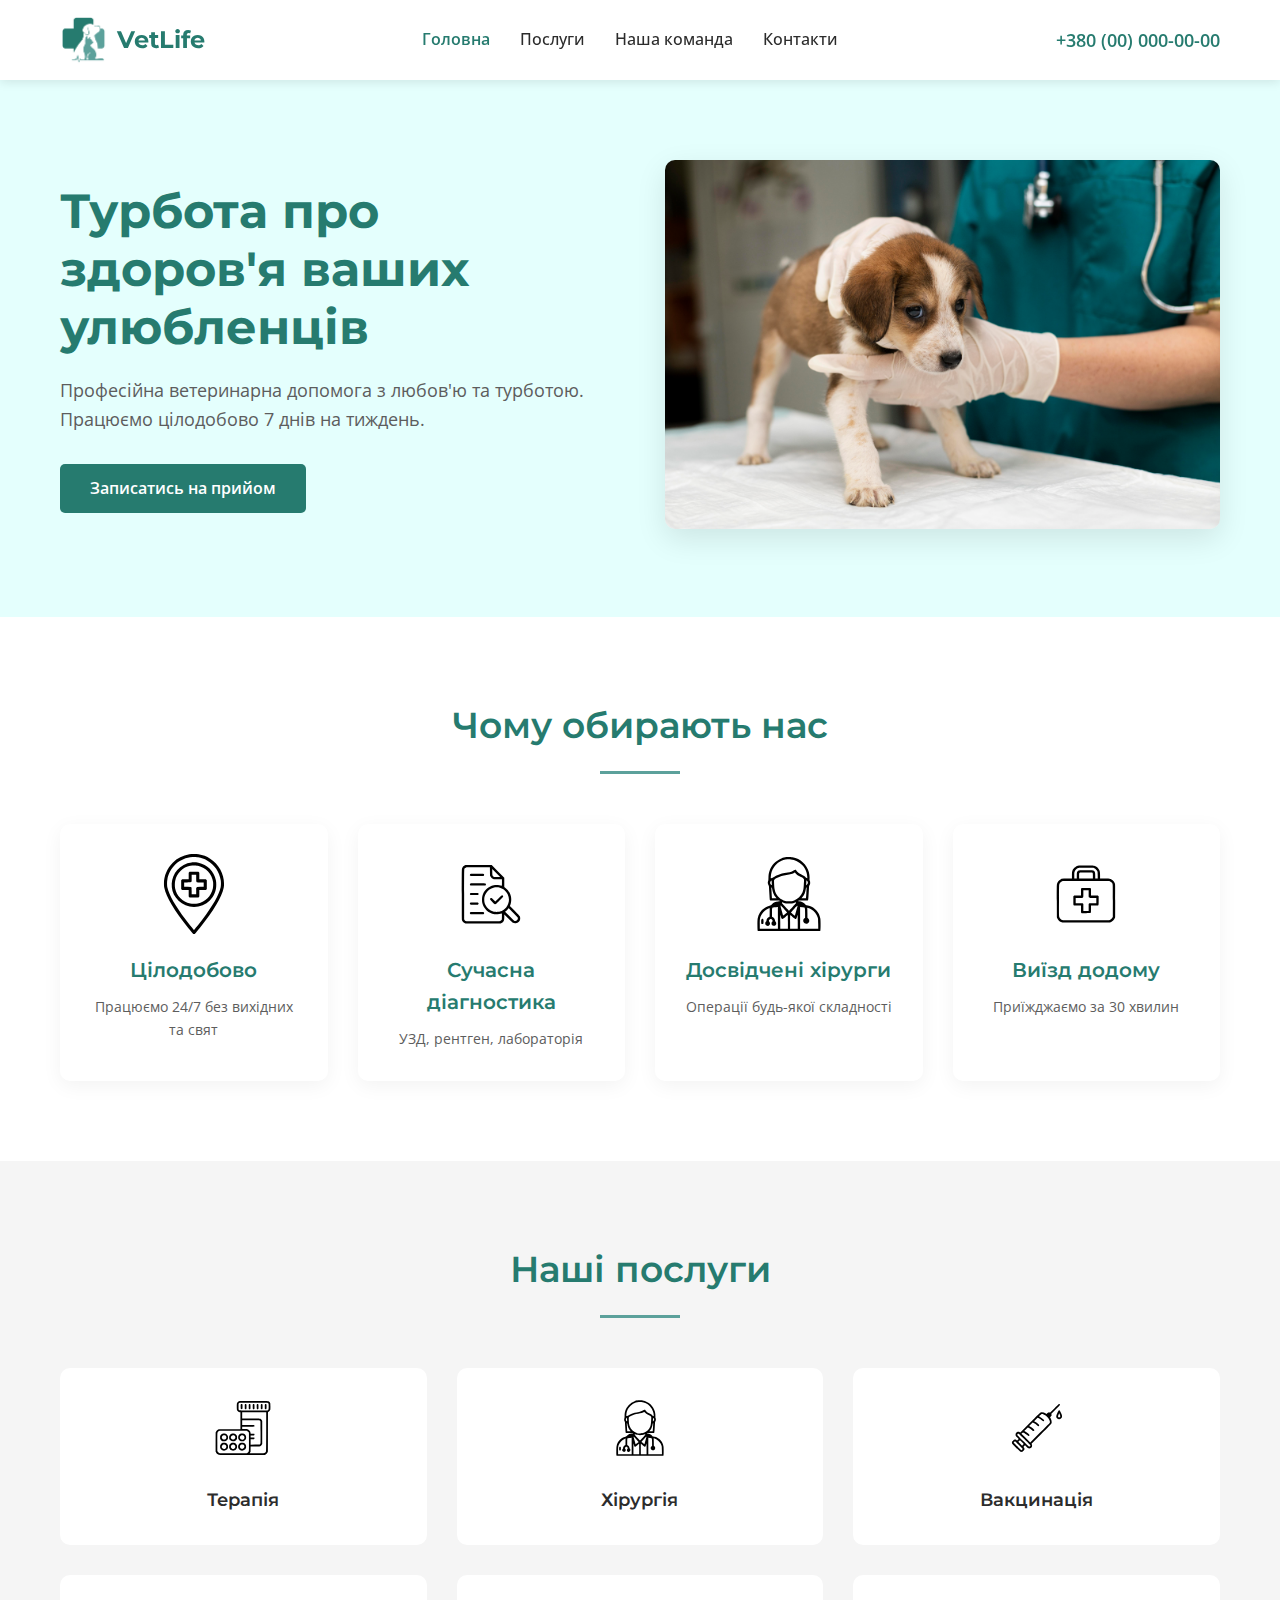
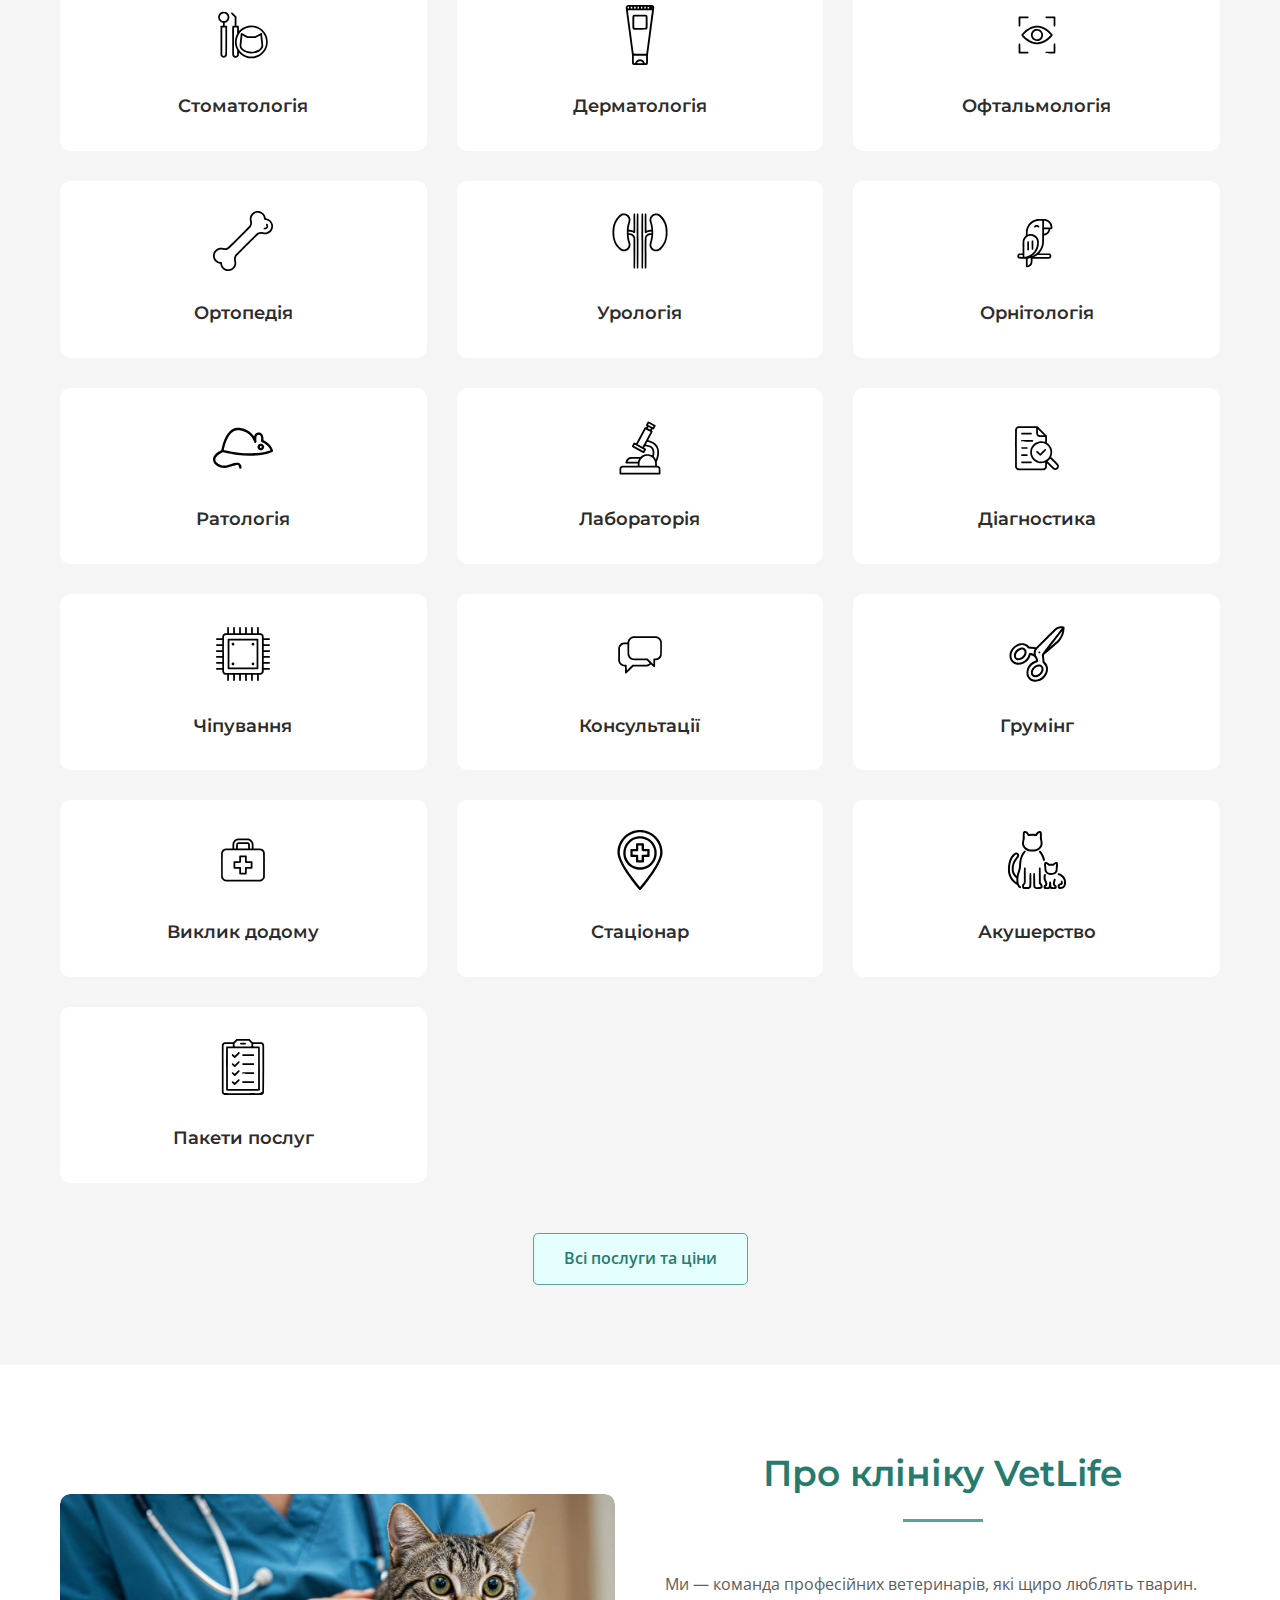
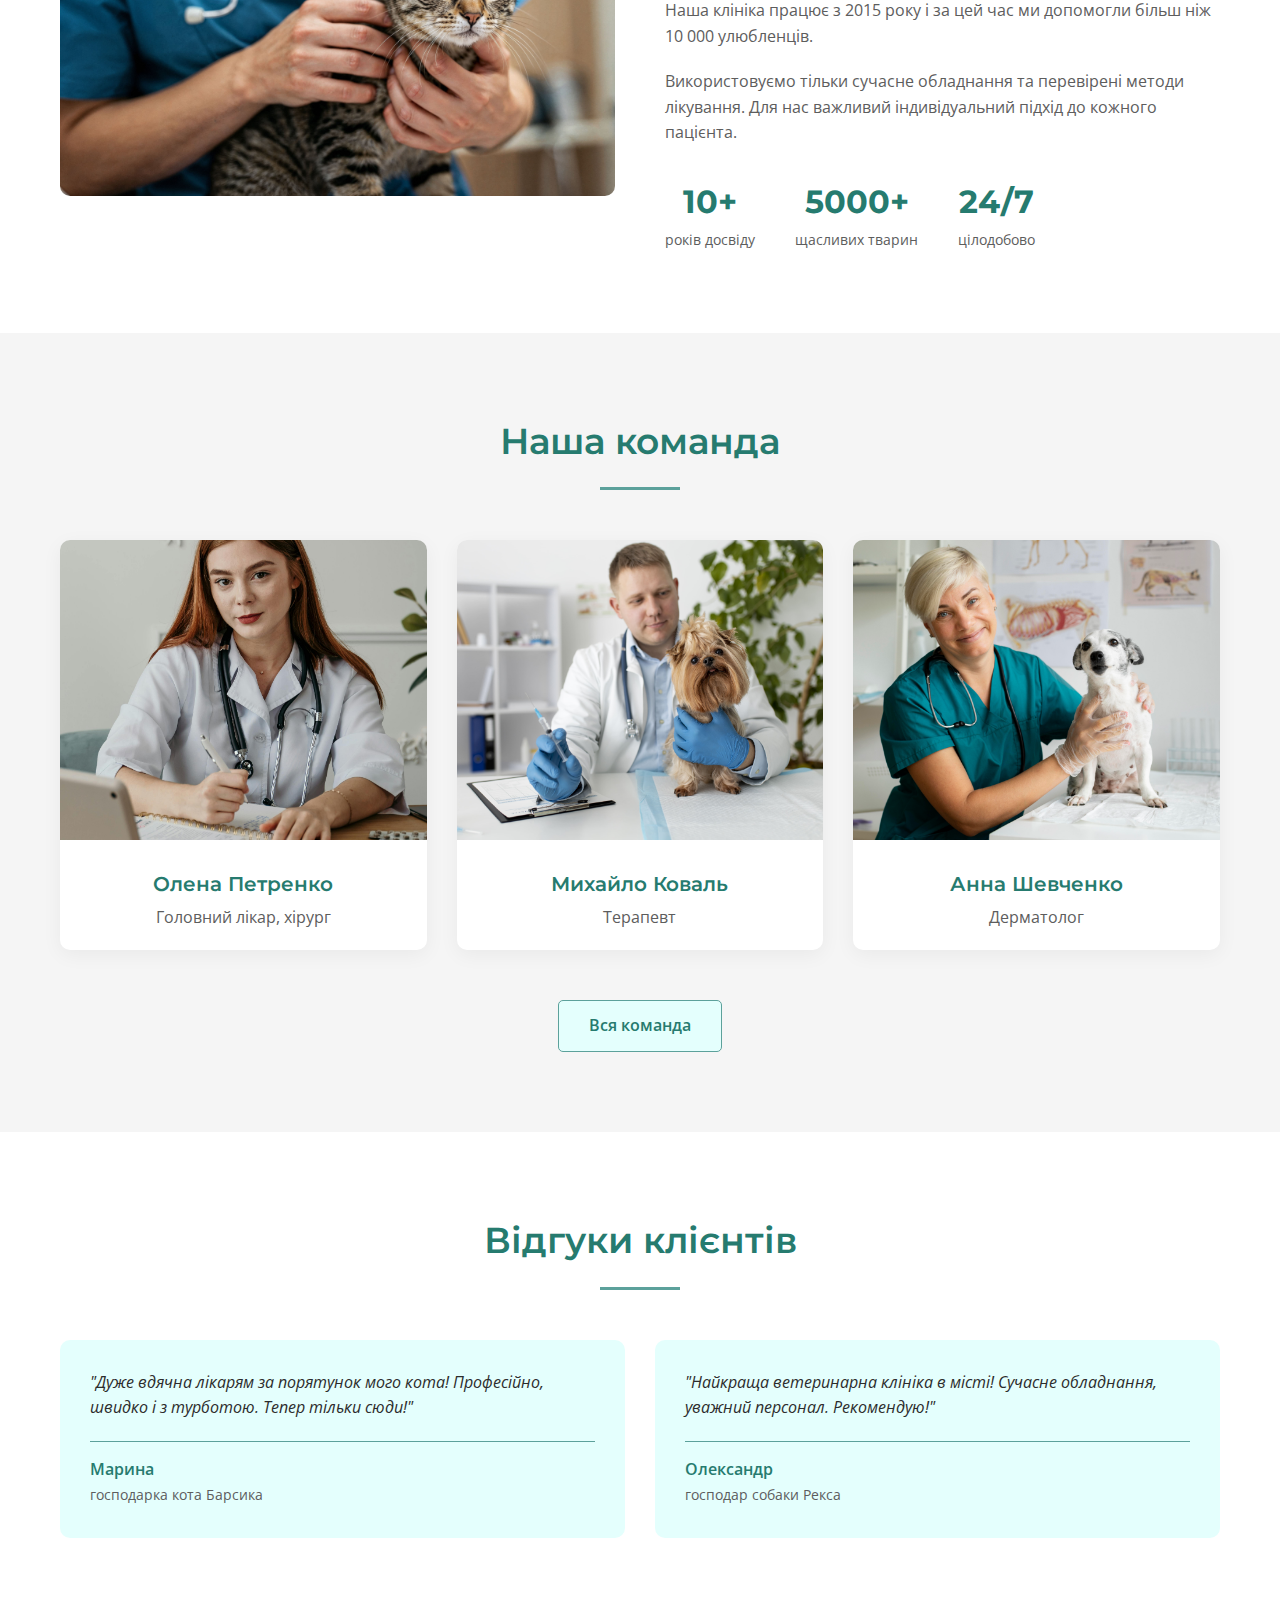
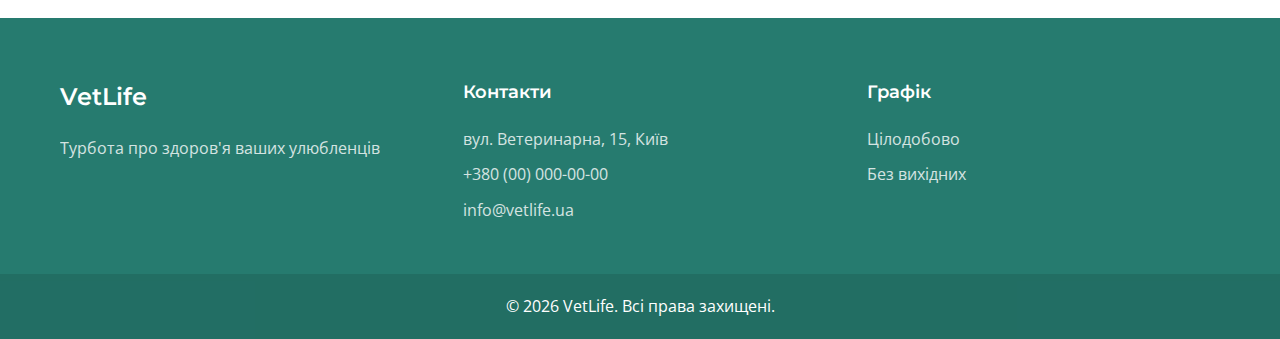
<file: index.html>
<!DOCTYPE html>
<html lang="uk">
<head>
    <meta charset="UTF-8">
    <meta name="viewport" content="width=device-width, initial-scale=1.0">
    <title>VetLife - Ветеринарна клініка</title>
    <link rel="stylesheet" href="css/style.css">
    <link rel="icon" type="image/png" href="images/logo.png">
    <link rel="preconnect" href="https://fonts.googleapis.com">
    <link rel="preconnect" href="https://fonts.gstatic.com" crossorigin>
    <link href="https://fonts.googleapis.com/css2?family=Montserrat:wght@300;600;700&family=Open+Sans:wght@400;600&display=swap" rel="stylesheet">
</head>
<body>
    <!-- ШАПКА (Header) -->
    <header class="header">
        <div class="container header-container">
            <div class="logo">
                <img src="images/logo.png" alt="VetLife логотип" class="logo-img">
                <span class="logo-text">VetLife</span>
            </div>
            
            <nav class="nav">
                <ul class="nav-list">
                    <li><a href="index.html" class="nav-link active">Головна</a></li>
                    <li><a href="services.html" class="nav-link">Послуги</a></li>
                    <li><a href="team.html" class="nav-link">Наша команда</a></li>
                    <li><a href="contacts.html" class="nav-link">Контакти</a></li>
                </ul>
            </nav>
            
            <div class="header-contacts">
                <a href="tel:+380000000000" class="header-phone">+380 (00) 000-00-00</a>
                <button class="mobile-menu-btn" id="mobileMenuBtn">☰</button>
            </div>
        </div>
    </header>

    <!-- ГОЛОВНИЙ ЕКРАН (Hero) -->
    <section class="hero">
        <div class="container hero-container">
            <div class="hero-content">
                <h1 class="hero-title">Турбота про здоров'я ваших улюбленців</h1>
                <p class="hero-text">Професійна ветеринарна допомога з любов'ю та турботою. Працюємо цілодобово 7 днів на тиждень.</p>
                <a href="contacts.html" class="btn btn-primary">Записатись на прийом</a>
            </div>
            <div class="hero-image">
                <img src="images/animals/dog-with-doctor.jpg" alt="Собака з лікарем" class="hero-img">
            </div>
        </div>
    </section>

    <!-- ПЕРЕВАГИ (Advantages) -->
    <section class="advantages">
        <div class="container">
            <h2 class="section-title">Чому обирають нас</h2>
            <div class="advantages-grid">
                <div class="advantage-card">
                    <div class="advantage-icon">
                        <img src="images/icons/hospital.svg" alt="Цілодобово">
                    </div>
                    <h3>Цілодобово</h3>
                    <p>Працюємо 24/7 без вихідних та свят</p>
                </div>
                <div class="advantage-card">
                    <div class="advantage-icon">
                        <img src="images/icons/diagnostics.svg" alt="Діагностика">
                    </div>
                    <h3>Сучасна діагностика</h3>
                    <p>УЗД, рентген, лабораторія</p>
                </div>
                <div class="advantage-card">
                    <div class="advantage-icon">
                        <img src="images/icons/surgery.svg" alt="Хірургія">
                    </div>
                    <h3>Досвідчені хірурги</h3>
                    <p>Операції будь-якої складності</p>
                </div>
                <div class="advantage-card">
                    <div class="advantage-icon">
                        <img src="images/icons/home-visit.svg" alt="Виклик додому">
                    </div>
                    <h3>Виїзд додому</h3>
                    <p>Приїжджаємо за 30 хвилин</p>
                </div>
            </div>
        </div>
    </section>

    <!-- ПОСЛУГИ (Services preview) -->
    <section class="services-preview">
        <div class="container">
            <h2 class="section-title">Наші послуги</h2>
            <div class="services-grid">
                <!-- УСІ ПОСЛУГИ З ВАШОЇ ПАПКИ -->
                <div class="service-item">
                    <img src="images/icons/therapy.svg" alt="Терапія" class="service-icon">
                    <h3>Терапія</h3>
                </div>
                <div class="service-item">
                    <img src="images/icons/surgery.svg" alt="Хірургія" class="service-icon">
                    <h3>Хірургія</h3>
                </div>
                <div class="service-item">
                    <img src="images/icons/vaccination.svg" alt="Вакцинація" class="service-icon">
                    <h3>Вакцинація</h3>
                </div>
                <div class="service-item">
                    <img src="images/icons/dentistry.svg" alt="Стоматологія" class="service-icon">
                    <h3>Стоматологія</h3>
                </div>
                <div class="service-item">
                    <img src="images/icons/dermatology.svg" alt="Дерматологія" class="service-icon">
                    <h3>Дерматологія</h3>
                </div>
                <div class="service-item">
                    <img src="images/icons/ophthalmology.svg" alt="Офтальмологія" class="service-icon">
                    <h3>Офтальмологія</h3>
                </div>
                <div class="service-item">
                    <img src="images/icons/orthopedics.svg" alt="Ортопедія" class="service-icon">
                    <h3>Ортопедія</h3>
                </div>
                <div class="service-item">
                    <img src="images/icons/urology.svg" alt="Урологія" class="service-icon">
                    <h3>Урологія</h3>
                </div>
                <div class="service-item">
                    <img src="images/icons/ornithology.svg" alt="Орнітологія" class="service-icon">
                    <h3>Орнітологія</h3>
                </div>
                <div class="service-item">
                    <img src="images/icons/rotatory.svg" alt="Ратологія" class="service-icon">
                    <h3>Ратологія</h3>
                </div>
                <div class="service-item">
                    <img src="images/icons/laboratory.svg" alt="Лабораторія" class="service-icon">
                    <h3>Лабораторія</h3>
                </div>
                <div class="service-item">
                    <img src="images/icons/diagnostics.svg" alt="Діагностика" class="service-icon">
                    <h3>Діагностика</h3>
                </div>
                <div class="service-item">
                    <img src="images/icons/chipping.svg" alt="Чіпування" class="service-icon">
                    <h3>Чіпування</h3>
                </div>
                <div class="service-item">
                    <img src="images/icons/consultation.svg" alt="Консультації" class="service-icon">
                    <h3>Консультації</h3>
                </div>
                <div class="service-item">
                    <img src="images/icons/grooming.svg" alt="Грумінг" class="service-icon">
                    <h3>Грумінг</h3>
                </div>
                <div class="service-item">
                    <img src="images/icons/home-visit.svg" alt="Виклик додому" class="service-icon">
                    <h3>Виклик додому</h3>
                </div>
                <div class="service-item">
                    <img src="images/icons/hospital.svg" alt="Стаціонар" class="service-icon">
                    <h3>Стаціонар</h3>
                </div>
                <div class="service-item">
                    <img src="images/icons/obstetric.svg" alt="Акушерство" class="service-icon">
                    <h3>Акушерство</h3>
                </div>
                <div class="service-item">
                    <img src="images/icons/packages.svg" alt="Пакети послуг" class="service-icon">
                    <h3>Пакети послуг</h3>
                </div>
            </div>
            <div class="text-center">
                <a href="services.html" class="btn btn-secondary">Всі послуги та ціни</a>
            </div>
        </div>
    </section>

    <!-- ПРО НАС (About) -->
    <section class="about">
        <div class="container about-container">
            <div class="about-image">
                <img src="images/animals/cat-on-hands.jpg" alt="Лікар з котом" class="about-img">
            </div>
            <div class="about-content">
                <h2 class="section-title">Про клініку VetLife</h2>
                <p>Ми — команда професійних ветеринарів, які щиро люблять тварин. Наша клініка працює з 2015 року і за цей час ми допомогли більш ніж 10 000 улюбленців.</p>
                <p>Використовуємо тільки сучасне обладнання та перевірені методи лікування. Для нас важливий індивідуальний підхід до кожного пацієнта.</p>
                <div class="about-stats">
                    <div class="stat">
                        <span class="stat-number">10+</span>
                        <span class="stat-text">років досвіду</span>
                    </div>
                    <div class="stat">
                        <span class="stat-number">5000+</span>
                        <span class="stat-text">щасливих тварин</span>
                    </div>
                    <div class="stat">
                        <span class="stat-number">24/7</span>
                        <span class="stat-text">цілодобово</span>
                    </div>
                </div>
            </div>
        </div>
    </section>

    <!-- КОМАНДА (Team preview) -->
    <section class="team-preview">
        <div class="container">
            <h2 class="section-title">Наша команда</h2>
            <div class="team-grid">
                <div class="team-card">
                    <img src="images/team/doctor1.jpg" alt="Лікар" class="team-photo">
                    <h3>Олена Петренко</h3>
                    <p>Головний лікар, хірург</p>
                </div>
                <div class="team-card">
                    <img src="images/team/doctor2.jpg" alt="Лікар" class="team-photo">
                    <h3>Михайло Коваль</h3>
                    <p>Терапевт</p>
                </div>
                <div class="team-card">
                    <img src="images/team/doctor3.jpg" alt="Лікар" class="team-photo">
                    <h3>Анна Шевченко</h3>
                    <p>Дерматолог</p>
                </div>
            </div>
            <div class="text-center">
                <a href="team.html" class="btn btn-secondary">Вся команда</a>
            </div>
        </div>
    </section>

    <!-- ВІДГУКИ (Testimonials) -->
    <section class="testimonials">
        <div class="container">
            <h2 class="section-title">Відгуки клієнтів</h2>
            <div class="testimonials-grid">
                <div class="testimonial-card">
                    <p class="testimonial-text">"Дуже вдячна лікарям за порятунок мого кота! Професійно, швидко і з турботою. Тепер тільки сюди!"</p>
                    <div class="testimonial-author">
                        <span class="author-name">Марина</span>
                        <span class="author-pet">господарка кота Барсика</span>
                    </div>
                </div>
                <div class="testimonial-card">
                    <p class="testimonial-text">"Найкраща ветеринарна клініка в місті! Сучасне обладнання, уважний персонал. Рекомендую!"</p>
                    <div class="testimonial-author">
                        <span class="author-name">Олександр</span>
                        <span class="author-pet">господар собаки Рекса</span>
                    </div>
                </div>
            </div>
        </div>
    </section>

    <!-- ФУТЕР (Footer) -->
    <footer class="footer">
        <div class="container footer-container">
            <div class="footer-col">
                <h3>VetLife</h3>
                <p>Турбота про здоров'я ваших улюбленців</p>
            </div>
            <div class="footer-col">
                <h4>Контакти</h4>
                <p>вул. Ветеринарна, 15, Київ</p>
                <p>+380 (00) 000-00-00</p>
                <p>info@vetlife.ua</p>
            </div>
            <div class="footer-col">
                <h4>Графік</h4>
                <p>Цілодобово</p>
                <p>Без вихідних</p>
            </div>
        </div>
        <div class="footer-bottom">
            <div class="container">
                <p>© 2026 VetLife. Всі права захищені.</p>
            </div>
        </div>
    </footer>

    <script src="js/script.js"></script>
</body>

</html>
</file>
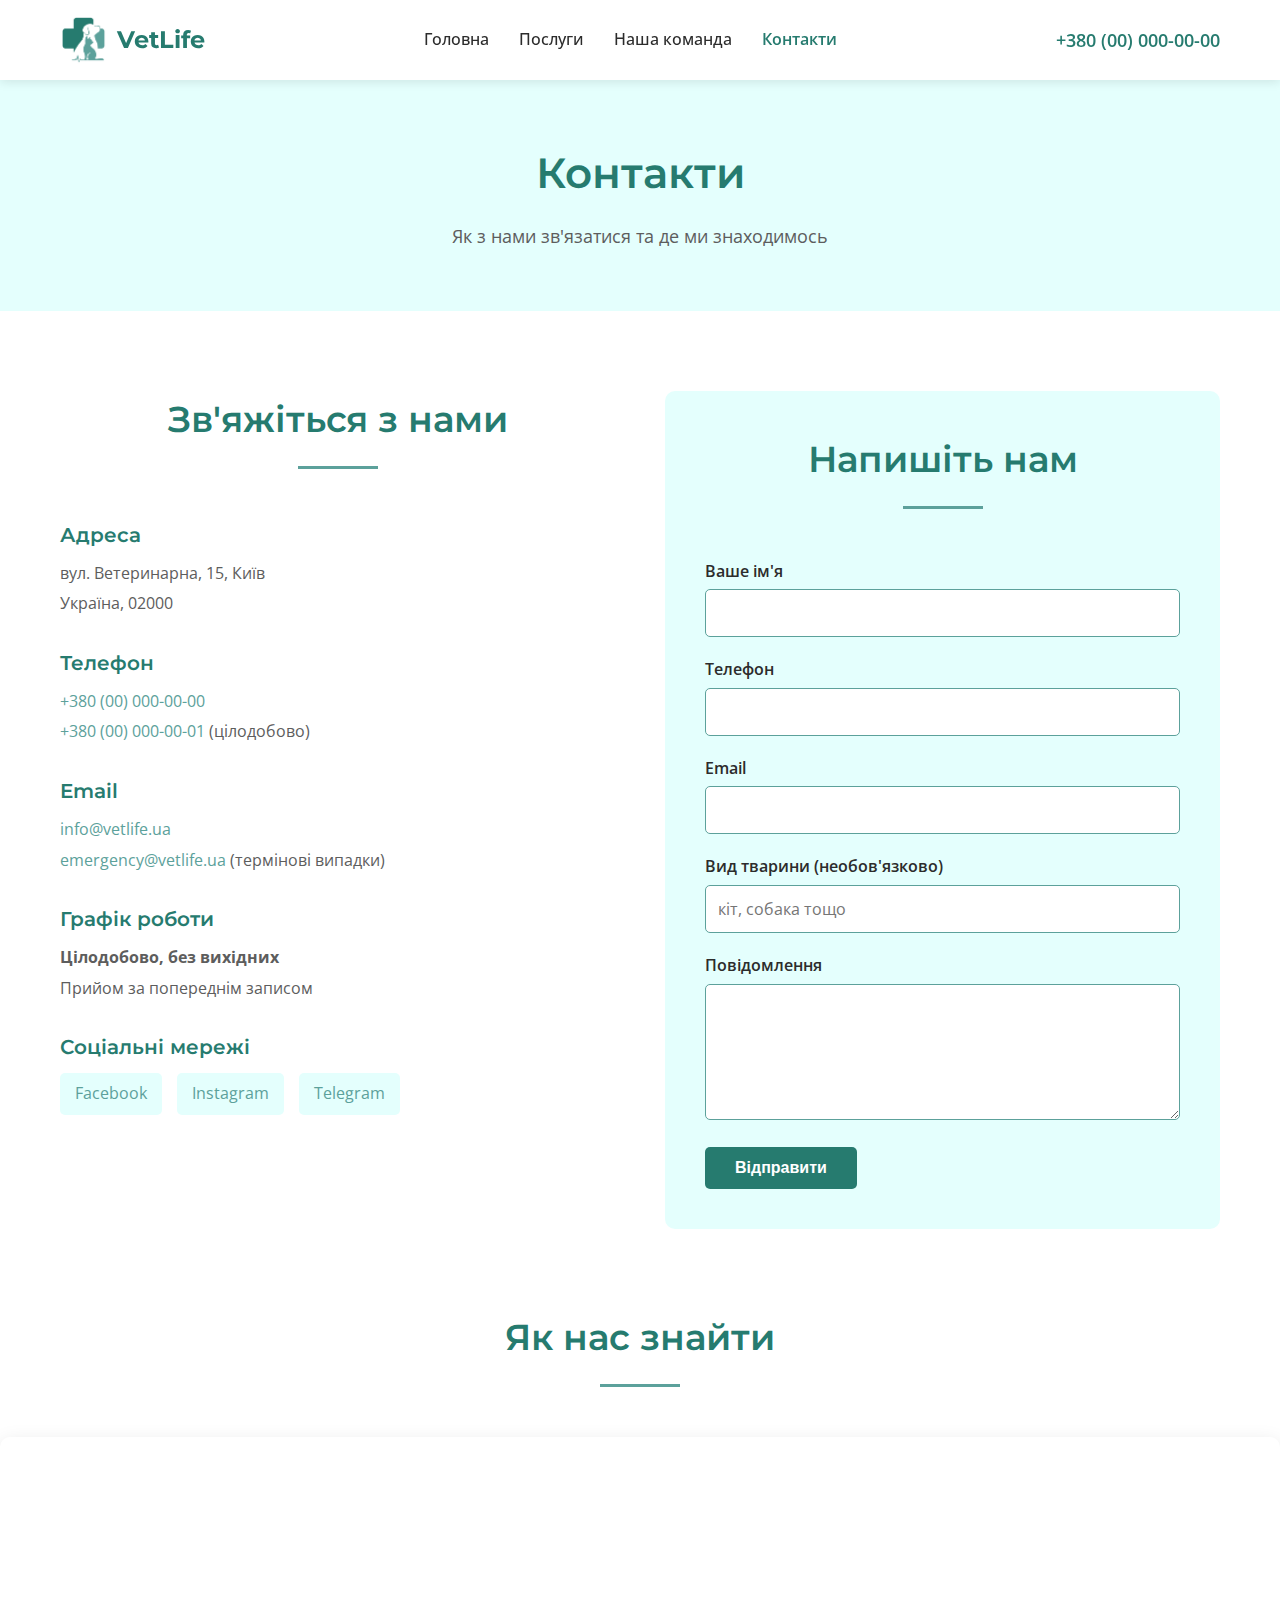
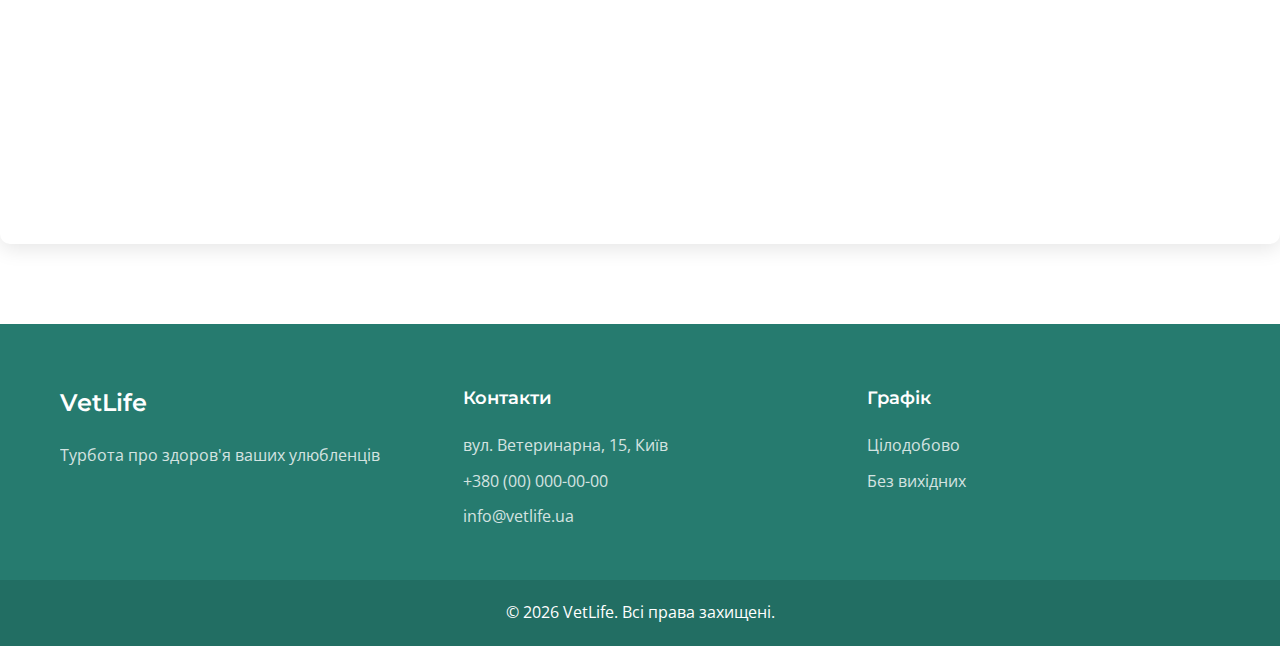
<file: contacts.html>
<!DOCTYPE html>
<html lang="uk">
<head>
    <meta charset="UTF-8">
    <meta name="viewport" content="width=device-width, initial-scale=1.0">
    <title>Контакти - VetLife</title>
    <link rel="stylesheet" href="css/style.css">
    <link rel="preconnect" href="https://fonts.googleapis.com">
    <link rel="preconnect" href="https://fonts.gstatic.com" crossorigin>
    <link href="https://fonts.googleapis.com/css2?family=Montserrat:wght@300;600;700&family=Open+Sans:wght@400;600&display=swap" rel="stylesheet">
</head>
<body>
    <!-- ШАПКА (Header) -->
    <header class="header">
        <div class="container header-container">
            <div class="logo">
                <img src="images/logo.png" alt="VetLife логотип" class="logo-img">
                <span class="logo-text">VetLife</span>
            </div>
            
            <nav class="nav">
                <ul class="nav-list">
                    <li><a href="index.html" class="nav-link">Головна</a></li>
                    <li><a href="services.html" class="nav-link">Послуги</a></li>
                    <li><a href="team.html" class="nav-link">Наша команда</a></li>
                    <li><a href="contacts.html" class="nav-link active">Контакти</a></li>
                </ul>
            </nav>
            
            <div class="header-contacts">
                <a href="tel:+380000000000" class="header-phone">+380 (00) 000-00-00</a>
                <button class="mobile-menu-btn" id="mobileMenuBtn">☰</button>
            </div>
        </div>
    </header>

    <!-- ЗАГОЛОВОК СТОРІНКИ -->
    <section class="page-header">
        <div class="container">
            <h1 class="page-title">Контакти</h1>
            <p class="page-description">Як з нами зв'язатися та де ми знаходимось</p>
        </div>
    </section>

    <!-- КОНТАКТИ (Contacts) -->
    <section class="contacts-section">
        <div class="container">
            <div class="contacts-grid">
                <!-- Контактна інформація -->
                <div class="contact-info">
                    <h2 class="section-title">Зв'яжіться з нами</h2>
                    
                    <div class="contact-details">
                        <div class="contact-item">
                            <h3>Адреса</h3>
                            <p>вул. Ветеринарна, 15, Київ</p>
                            <p>Україна, 02000</p>
                        </div>
                        
                        <div class="contact-item">
                            <h3>Телефон</h3>
                            <p><a href="tel:+380000000000">+380 (00) 000-00-00</a></p>
                            <p><a href="tel:+380000000001">+380 (00) 000-00-01</a> (цілодобово)</p>
                        </div>
                        
                        <div class="contact-item">
                            <h3>Email</h3>
                            <p><a href="mailto:info@vetlife.ua">info@vetlife.ua</a></p>
                            <p><a href="mailto:emergency@vetlife.ua">emergency@vetlife.ua</a> (термінові випадки)</p>
                        </div>
                        
                        <div class="contact-item">
                            <h3>Графік роботи</h3>
                            <p><strong>Цілодобово, без вихідних</strong></p>
                            <p>Прийом за попереднім записом</p>
                        </div>
                        
                        <div class="contact-item">
                            <h3>Соціальні мережі</h3>
                            <div class="social-links">
                                <a href="#" class="social-link">Facebook</a>
                                <a href="#" class="social-link">Instagram</a>
                                <a href="#" class="social-link">Telegram</a>
                            </div>
                        </div>
                    </div>
                </div>

                <!-- Форма зворотного зв'язку -->
                <div class="contact-form-wrapper">
                    <h2 class="section-title">Напишіть нам</h2>
                    <form class="contact-form" id="contactForm">
                        <div class="form-group">
                            <label for="name">Ваше ім'я</label>
                            <input type="text" id="name" name="name" class="form-control" required>
                        </div>
                        
                        <div class="form-group">
                            <label for="phone">Телефон</label>
                            <input type="tel" id="phone" name="phone" class="form-control" required>
                        </div>
                        
                        <div class="form-group">
                            <label for="email">Email</label>
                            <input type="email" id="email" name="email" class="form-control">
                        </div>
                        
                        <div class="form-group">
                            <label for="pet">Вид тварини (необов'язково)</label>
                            <input type="text" id="pet" name="pet" class="form-control" placeholder="кіт, собака тощо">
                        </div>
                        
                        <div class="form-group">
                            <label for="message">Повідомлення</label>
                            <textarea id="message" name="message" class="form-control" rows="5" required></textarea>
                        </div>
                        
                        <button type="submit" class="btn btn-primary">Відправити</button>
                    </form>
                </div>
            </div>
        </div>
    </section>

    <!-- КАРТА (Map) -->
    <section class="map-section">
        <div class="container">
            <h2 class="section-title text-center">Як нас знайти</h2>
        </div>
        <div class="map-container">
            <!-- Тут можна вставити iframe Google Maps -->
            <iframe src="https://www.google.com/maps/embed?pb=!1m18!1m12!1m3!1d2540.000000000000!2d30.5234!3d50.4501!2m3!1f0!2f0!3f0!3m2!1i1024!2i768!4f13.1!3m3!1m2!1s0x0%3A0x0!2zNTDCsDI3JzAwLjQiTiAzMMKwMzEnMjQuNCJF!5e0!3m2!1suk!2sua!4v1234567890" 
                    width="100%" 
                    height="400" 
                    style="border:0;" 
                    allowfullscreen="" 
                    loading="lazy">
            </iframe>
        </div>
    </section>

    <!-- ФУТЕР (Footer) -->
    <footer class="footer">
        <div class="container footer-container">
            <div class="footer-col">
                <h3>VetLife</h3>
                <p>Турбота про здоров'я ваших улюбленців</p>
            </div>
            <div class="footer-col">
                <h4>Контакти</h4>
                <p>вул. Ветеринарна, 15, Київ</p>
                <p>+380 (00) 000-00-00</p>
                <p>info@vetlife.ua</p>
            </div>
            <div class="footer-col">
                <h4>Графік</h4>
                <p>Цілодобово</p>
                <p>Без вихідних</p>
            </div>
        </div>
        <div class="footer-bottom">
            <div class="container">
                <p>© 2026 VetLife. Всі права захищені.</p>
            </div>
        </div>
    </footer>

    <script src="js/script.js"></script>
</body>
</html>
</file>
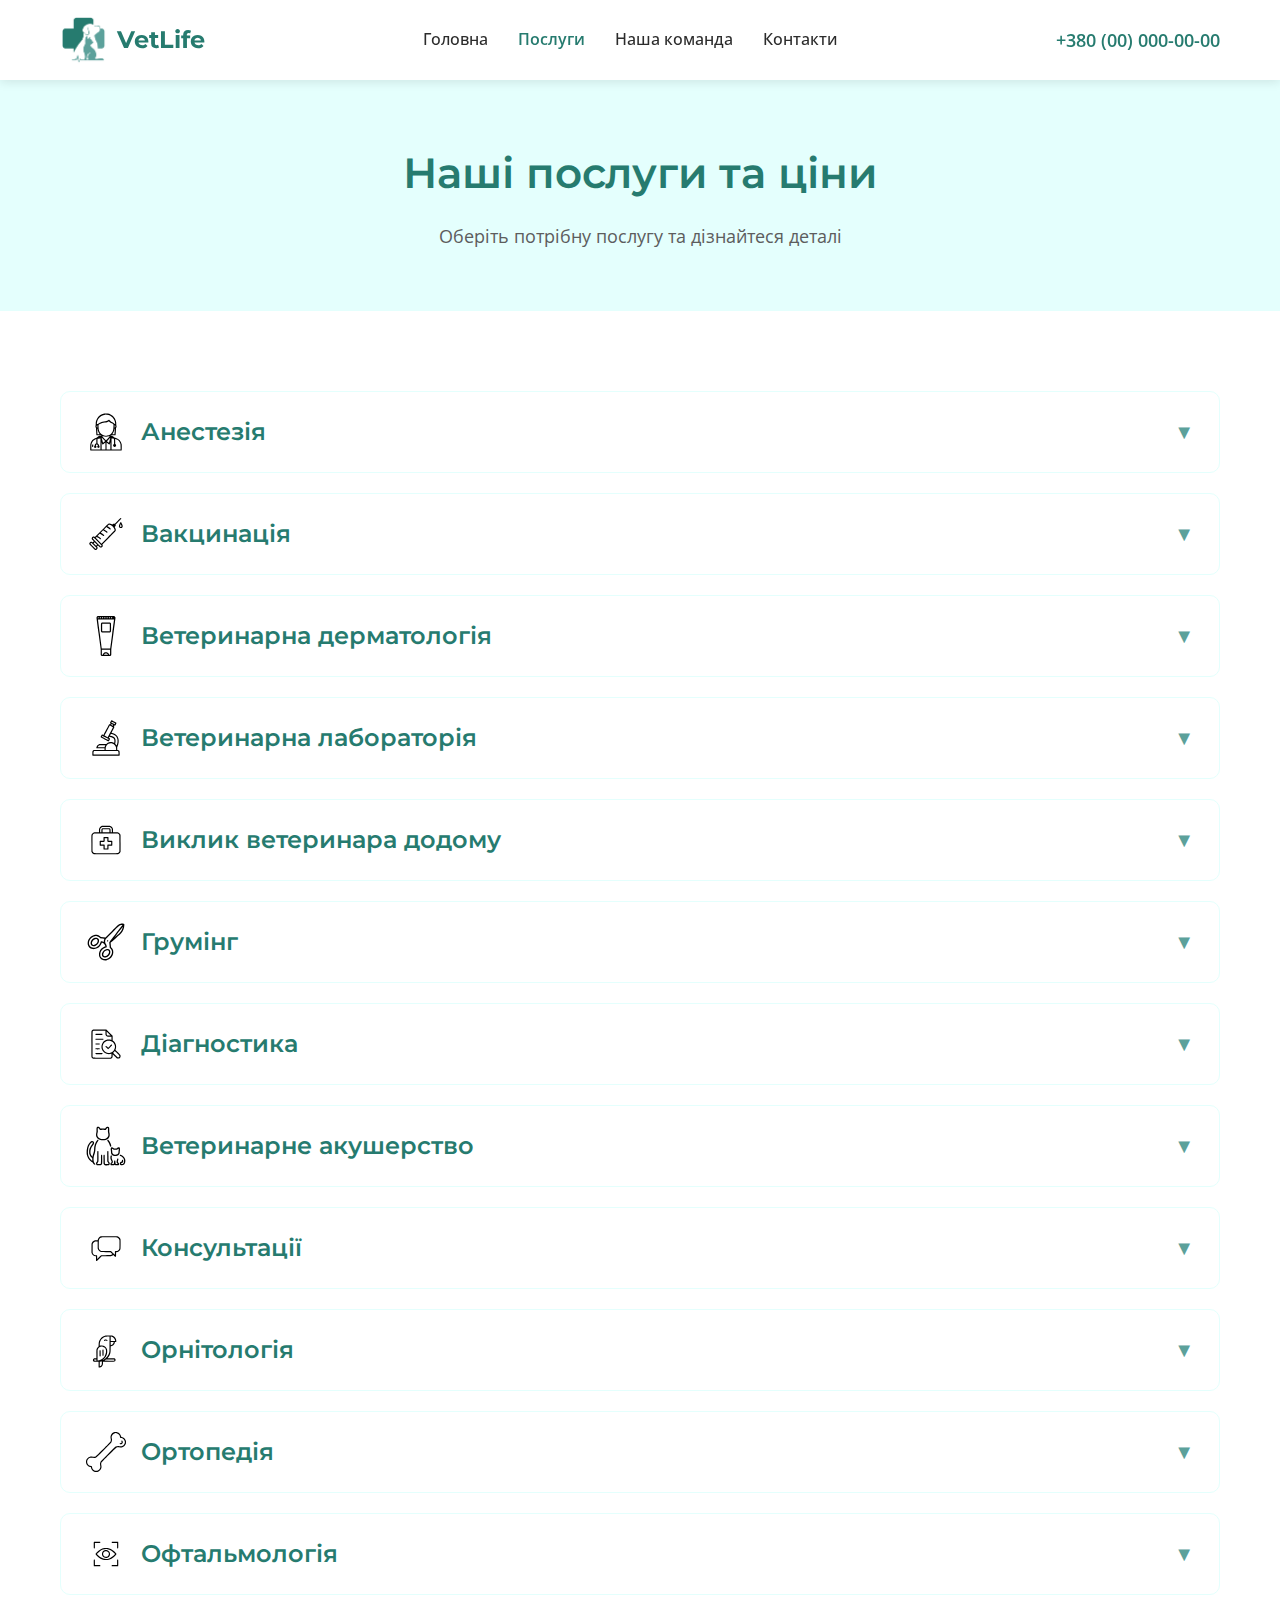
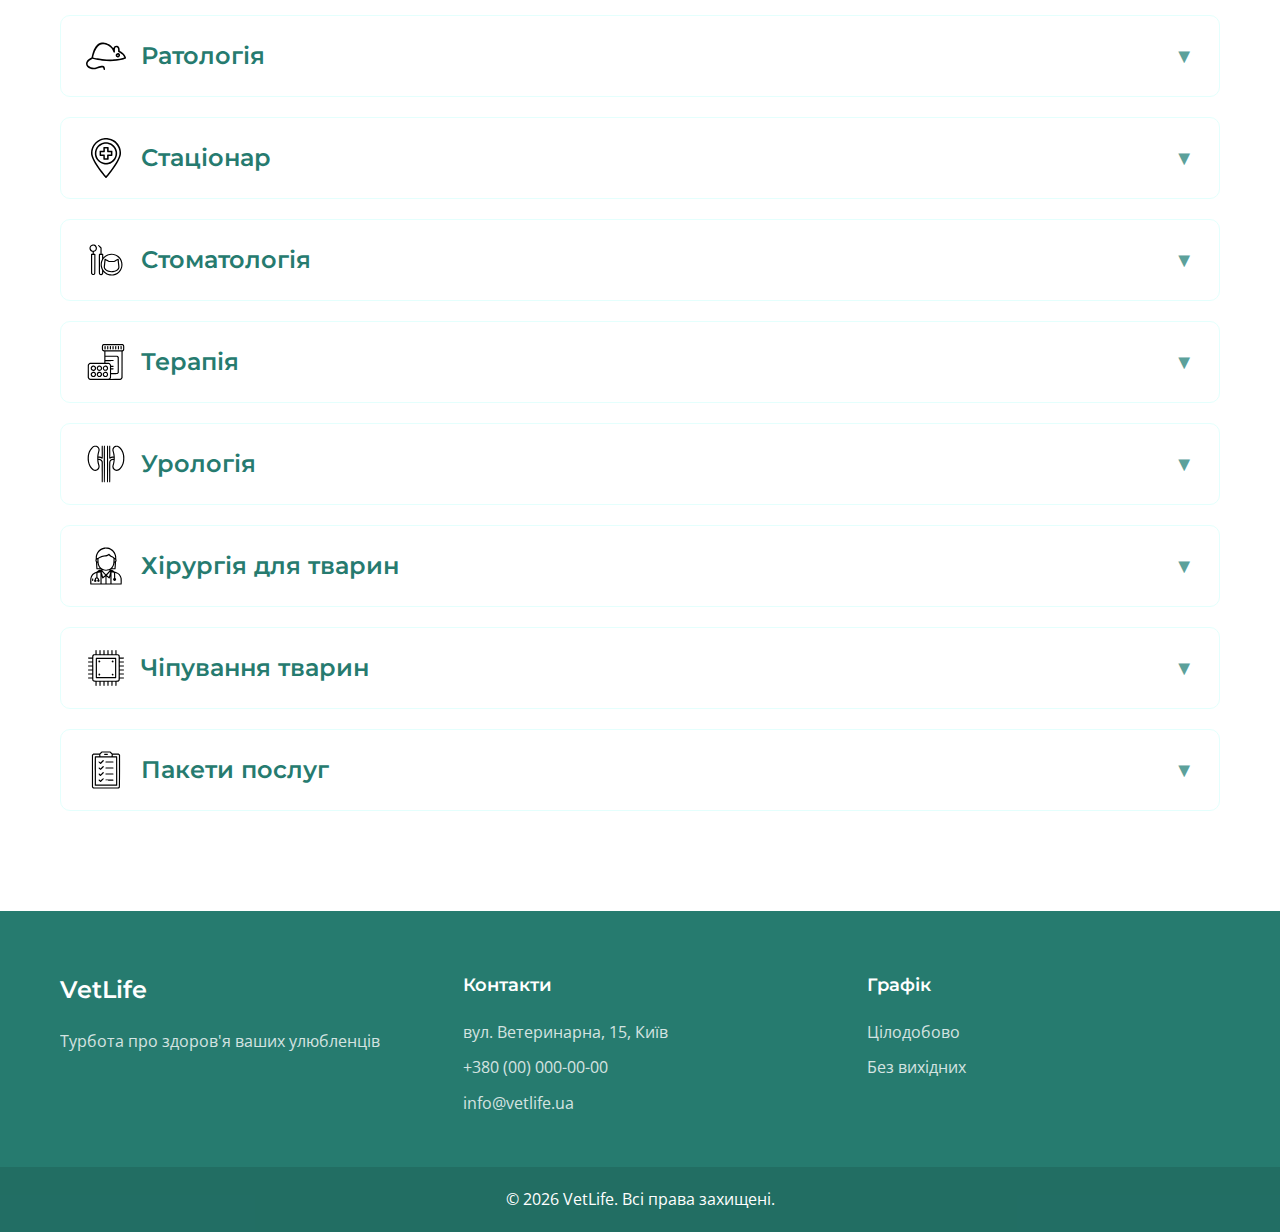
<file: services.html>
<!DOCTYPE html>
<html lang="uk">
<head>
    <meta charset="UTF-8">
    <meta name="viewport" content="width=device-width, initial-scale=1.0">
    <title>Послуги та ціни - VetLife</title>
    <link rel="stylesheet" href="css/style.css">
    <link rel="icon" type="image/png" href="images/logo.png">
    <link rel="preconnect" href="https://fonts.googleapis.com">
    <link rel="preconnect" href="https://fonts.gstatic.com" crossorigin>
    <link href="https://fonts.googleapis.com/css2?family=Montserrat:wght@300;600;700&family=Open+Sans:wght@400;600&display=swap" rel="stylesheet">
</head>
<body>
    <!-- ШАПКА (Header) -->
    <header class="header">
        <div class="container header-container">
            <div class="logo">
                <img src="images/logo.png" alt="VetLife логотип" class="logo-img">
                <span class="logo-text">VetLife</span>
            </div>
            
            <nav class="nav">
                <ul class="nav-list">
                    <li><a href="index.html" class="nav-link">Головна</a></li>
                    <li><a href="services.html" class="nav-link active">Послуги</a></li>
                    <li><a href="team.html" class="nav-link">Наша команда</a></li>
                    <li><a href="contacts.html" class="nav-link">Контакти</a></li>
                </ul>
            </nav>
            
            <div class="header-contacts">
                <a href="tel:+380000000000" class="header-phone">+380 (00) 000-00-00</a>
                <button class="mobile-menu-btn" id="mobileMenuBtn">☰</button>
            </div>
        </div>
    </header>

    <!-- ЗАГОЛОВОК СТОРІНКИ -->
    <section class="page-header">
        <div class="container">
            <h1 class="page-title">Наші послуги та ціни</h1>
            <p class="page-description">Оберіть потрібну послугу та дізнайтеся деталі</p>
        </div>
    </section>

    <!-- ПОСЛУГИ З АКОРДЕОНАМИ -->
    <section class="services-full">
        <div class="container">
            <div class="services-categories">
                
                <!-- АНЕСТЕЗІЯ (icon: therapy.svg або surgery.svg) -->
                <div class="service-category">
                    <div class="service-category-header accordion-header">
                        <img src="images/icons/surgery.svg" alt="Анестезія" class="category-icon">
                        <h2 class="category-title">Анестезія</h2>
                        <span class="accordion-icon">▼</span>
                    </div>
                    <div class="service-category-content accordion-content">
                        <div class="service-details">
                            <div class="service-item-detail"><h3>Місцева</h3><p></p><span class="service-price">585 грн</span></div>
                            <div class="service-item-detail"><h3>Провідникова</h3><p></p><span class="service-price">690 грн</span></div>
                            <div class="service-item-detail"><h3>Епідуральна</h3><p></p><span class="service-price">1280 грн</span></div>
                            <div class="service-item-detail"><h3>Загальна (кіт, фретка, гризун)</h3><p></p><span class="service-price">1250 грн</span></div>
                            <div class="service-item-detail"><h3>Загальна (собака 20–40 кг)</h3><p></p><span class="service-price">1750 грн</span></div>
                            <div class="service-item-detail"><h3>Загальна (собака до 20 кг)</h3><p></p><span class="service-price">1370 грн</span></div>
                            <div class="service-item-detail"><h3>Загальна (собака понад 40 кг)</h3><p></p><span class="service-price">2100 грн</span></div>
                        </div>
                    </div>
                </div>

                <!-- ВАКЦИНАЦІЯ -->
                <div class="service-category">
                    <div class="service-category-header accordion-header">
                        <img src="images/icons/vaccination.svg" alt="Вакцинація" class="category-icon">
                        <h2 class="category-title">Вакцинація</h2>
                        <span class="accordion-icon">▼</span>
                    </div>
                    <div class="service-category-content accordion-content">
                        <div class="service-details">
                            <div class="service-item-detail"><h3>Комплексна</h3><p></p><span class="service-price">1700 грн</span></div>
                            <div class="service-item-detail"><h3>Вакцинація кроликів</h3><p></p><span class="service-price">1410 грн</span></div>
                            <div class="service-item-detail"><h3>Моновалентна</h3><p></p><span class="service-price">1210 грн</span></div>
                            <div class="service-item-detail"><h3>Моновалентна (сказ)</h3><p></p><span class="service-price">725 грн</span></div>
                            <div class="service-item-detail"><h3>Полівалентна (без сказу)</h3><p></p><span class="service-price">1410 грн</span></div>
                            <div class="service-item-detail"><h3>Вакцинація тхора</h3><p></p><span class="service-price">1700 грн</span></div>
                            <div class="service-item-detail"><h3>Реєстрація ветпаспорта</h3><p></p><span class="service-price">325 грн</span></div>
                        </div>
                    </div>
                </div>

                <!-- ДЕРМАТОЛОГІЯ -->
                <div class="service-category">
                    <div class="service-category-header accordion-header">
                        <img src="images/icons/dermatology.svg" alt="Дерматологія" class="category-icon">
                        <h2 class="category-title">Ветеринарна дерматологія</h2>
                        <span class="accordion-icon">▼</span>
                    </div>
                    <div class="service-category-content accordion-content">
                        <div class="service-details">
                            <div class="service-item-detail"><h3>Глибокий зішкріб зі шкіри</h3><p></p><span class="service-price">520 грн</span></div>
                            <div class="service-item-detail"><h3>Дослідження лампою Вуда</h3><p></p><span class="service-price">130 грн</span></div>
                            <div class="service-item-detail"><h3>Зішкріб з вушного каналу</h3><p></p><span class="service-price">455 грн</span></div>
                            <div class="service-item-detail"><h3>Посів на дерматофіти</h3><p></p><span class="service-price">675 грн</span></div>
                        </div>
                    </div>
                </div>

                <!-- ЛАБОРАТОРІЯ -->
                <div class="service-category">
                    <div class="service-category-header accordion-header">
                        <img src="images/icons/laboratory.svg" alt="Лабораторія" class="category-icon">
                        <h2 class="category-title">Ветеринарна лабораторія</h2>
                        <span class="accordion-icon">▼</span>
                    </div>
                    <div class="service-category-content accordion-content">
                        <div class="service-details">
                            <div class="service-item-detail"><h3>CPV Ag (парвовірус собак)</h3><p></p><span class="service-price">1235 грн</span></div>
                            <div class="service-item-detail"><h3>CPV Ag+CCV Ag</h3><p></p><span class="service-price">1430 грн</span></div>
                            <div class="service-item-detail"><h3>CRP (C-реактивний білок)</h3><p></p><span class="service-price">1820 грн</span></div>
                            <div class="service-item-detail"><h3>FPV Ag (панлейкопенія котів)</h3><p></p><span class="service-price">1365 грн</span></div>
                            <div class="service-item-detail"><h3>Анаплазмоз IgG, бореліоз IgG</h3><p></p><span class="service-price">1610 грн</span></div>
                            <div class="service-item-detail"><h3>Біохімія (один показник)</h3><p></p><span class="service-price">300 грн</span></div>
                            <div class="service-item-detail"><h3>Біохімічний аналіз крові</h3><p></p><span class="service-price">2370 грн</span></div>
                            <div class="service-item-detail"><h3>Біохімія (гризуни)</h3><p></p><span class="service-price">2795 грн</span></div>
                            <div class="service-item-detail"><h3>Дослідження крові (анаплазмоз)</h3><p></p><span class="service-price">270 грн</span></div>
                            <div class="service-item-detail"><h3>Дослідження сечі</h3><p></p><span class="service-price">765 грн</span></div>
                            <div class="service-item-detail"><h3>Копрограма</h3><p></p><span class="service-price">765 грн</span></div>
                        </div>
                    </div>
                </div>

                <!-- ВИКЛИК ДОДОМУ -->
                <div class="service-category">
                    <div class="service-category-header accordion-header">
                        <img src="images/icons/home-visit.svg" alt="Виклик додому" class="category-icon">
                        <h2 class="category-title">Виклик ветеринара додому</h2>
                        <span class="accordion-icon">▼</span>
                    </div>
                    <div class="service-category-content accordion-content">
                        <div class="service-details">
                            <div class="service-item-detail"><h3>В межах району (11:00-20:00)</h3><p></p><span class="service-price">2520 грн</span></div>
                            <div class="service-item-detail"><h3>По Києву (11:00-20:00)</h3><p></p><span class="service-price">3720 грн</span></div>
                            <div class="service-item-detail"><h3>За межі Києва</h3><p></p><span class="service-price">4320 грн</span></div>
                        </div>
                    </div>
                </div>

                <!-- ГРУМІНГ -->
                <div class="service-category">
                    <div class="service-category-header accordion-header">
                        <img src="images/icons/grooming.svg" alt="Грумінг" class="category-icon">
                        <h2 class="category-title">Грумінг</h2>
                        <span class="accordion-icon">▼</span>
                    </div>
                    <div class="service-category-content accordion-content">
                        <div class="service-details">
                            <div class="service-item-detail"><h3>Вичісування (до 10 кг)</h3><p></p><span class="service-price">885 грн</span></div>
                            <div class="service-item-detail"><h3>Комплексний грумінг (10-25 кг)</h3><p></p><span class="service-price">2100 грн</span></div>
                            <div class="service-item-detail"><h3>Купання (коти)</h3><p></p><span class="service-price">850 грн</span></div>
                            <div class="service-item-detail"><h3>Підрізання кігтів</h3><p></p><span class="service-price">450 грн</span></div>
                        </div>
                    </div>
                </div>

                <!-- ДІАГНОСТИКА -->
                <div class="service-category">
                    <div class="service-category-header accordion-header">
                        <img src="images/icons/diagnostics.svg" alt="Діагностика" class="category-icon">
                        <h2 class="category-title">Діагностика</h2>
                        <span class="accordion-icon">▼</span>
                    </div>
                    <div class="service-category-content accordion-content">
                        <div class="service-details">
                            <div class="service-item-detail"><h3>Бронхоскопія</h3><p></p><span class="service-price">4200 грн</span></div>
                            <div class="service-item-detail"><h3>Гастроскопія</h3><p></p><span class="service-price">3200 грн</span></div>
                            <div class="service-item-detail"><h3>МРТ (з анестезією)</h3><p></p><span class="service-price">14690 грн</span></div>
                            <div class="service-item-detail"><h3>Рентгенографія</h3><p></p><span class="service-price">700 грн</span></div>
                            <div class="service-item-detail"><h3>УЗД абдомінальне</h3><p></p><span class="service-price">1300 грн</span></div>
                            <div class="service-item-detail"><h3>УЗД одного органу</h3><p></p><span class="service-price">900 грн</span></div>
                        </div>
                    </div>
                </div>

                <!-- АКУШЕРСТВО -->
                <div class="service-category">
                    <div class="service-category-header accordion-header">
                        <img src="images/icons/obstetric.svg" alt="Акушерство" class="category-icon">
                        <h2 class="category-title">Ветеринарне акушерство</h2>
                        <span class="accordion-icon">▼</span>
                    </div>
                    <div class="service-category-content accordion-content">
                        <div class="service-details">
                            <div class="service-item-detail"><h3>Гематометра (кішка)</h3><p></p><span class="service-price">6000 грн</span></div>
                            <div class="service-item-detail"><h3>Кесарів розтин (кішка)</h3><p></p><span class="service-price">6000 грн</span></div>
                            <div class="service-item-detail"><h3>Піометра (кішка)</h3><p></p><span class="service-price">10725 грн</span></div>
                        </div>
                    </div>
                </div>

                <!-- КОНСУЛЬТАЦІЇ -->
                <div class="service-category">
                    <div class="service-category-header accordion-header">
                        <img src="images/icons/consultation.svg" alt="Консультації" class="category-icon">
                        <h2 class="category-title">Консультації</h2>
                        <span class="accordion-icon">▼</span>
                    </div>
                    <div class="service-category-content accordion-content">
                        <div class="service-details">
                            <div class="service-item-detail"><h3>Прийом головного лікаря</h3><p></p><span class="service-price">1350 грн</span></div>
                            <div class="service-item-detail"><h3>Прийом ветеринарного лікаря</h3><p></p><span class="service-price">950 грн</span></div>
                            <div class="service-item-detail"><h3>Консультація за аналізами</h3><p></p><span class="service-price">550 грн</span></div>
                        </div>
                    </div>
                </div>

                <!-- ОРНІТОЛОГІЯ -->
                <div class="service-category">
                    <div class="service-category-header accordion-header">
                        <img src="images/icons/ornithology.svg" alt="Орнітологія" class="category-icon">
                        <h2 class="category-title">Орнітологія</h2>
                        <span class="accordion-icon">▼</span>
                    </div>
                    <div class="service-category-content accordion-content">
                        <div class="service-details">
                            <div class="service-item-detail"><h3>Дослідження сечі</h3><p></p><span class="service-price">765 грн</span></div>
                            <div class="service-item-detail"><h3>Копрограма</h3><p></p><span class="service-price">765 грн</span></div>
                            <div class="service-item-detail"><h3>Обрізка дзьоба</h3><p></p><span class="service-price">1200 грн</span></div>
                            <div class="service-item-detail"><h3>Прийом орнітолога</h3><p></p><span class="service-price">1350 грн</span></div>
                        </div>
                    </div>
                </div>

                <!-- ОРТОПЕДІЯ -->
                <div class="service-category">
                    <div class="service-category-header accordion-header">
                        <img src="images/icons/orthopedics.svg" alt="Ортопедія" class="category-icon">
                        <h2 class="category-title">Ортопедія</h2>
                        <span class="accordion-icon">▼</span>
                    </div>
                    <div class="service-category-content accordion-content">
                        <div class="service-details">
                            <div class="service-item-detail"><h3>Ампутація пальця (до 10 кг)</h3><p></p><span class="service-price">4030 грн</span></div>
                            <div class="service-item-detail"><h3>Ампутація пальця (понад 10 кг)</h3><p></p><span class="service-price">6825 грн</span></div>
                            <div class="service-item-detail"><h3>Ампутація грудної кінцівки (до 10 кг)</h3><p></p><span class="service-price">5430 грн</span></div>
                            <div class="service-item-detail"><h3>Вивих колінної чашки (операція)</h3><p></p><span class="service-price">15500 грн</span></div>
                            <div class="service-item-detail"><h3>Остеотомія коригуюча (I категорія)</h3><p></p><span class="service-price">14850 грн</span></div>
                            <div class="service-item-detail"><h3>Протезування ліктьового суглоба</h3><p></p><span class="service-price">31450 грн</span></div>
                        </div>
                    </div>
                </div>

                <!-- ОФТАЛЬМОЛОГІЯ -->
                <div class="service-category">
                    <div class="service-category-header accordion-header">
                        <img src="images/icons/ophthalmology.svg" alt="Офтальмологія" class="category-icon">
                        <h2 class="category-title">Офтальмологія</h2>
                        <span class="accordion-icon">▼</span>
                    </div>
                    <div class="service-category-content accordion-content">
                        <div class="service-details">
                            <div class="service-item-detail"><h3>Аденома 3-го повіка</h3><p></p><span class="service-price">5590 грн</span></div>
                            <div class="service-item-detail"><h3>Випадання очного яблука</h3><p></p><span class="service-price">5430 грн</span></div>
                            <div class="service-item-detail"><h3>Заворот повік (одне око)</h3><p></p><span class="service-price">7150 грн</span></div>
                            <div class="service-item-detail"><h3>Корекція очної щілини (два ока)</h3><p></p><span class="service-price">10000 грн</span></div>
                        </div>
                    </div>
                </div>

                <!-- РАТОЛОГІЯ (rotatory) -->
                <div class="service-category">
                    <div class="service-category-header accordion-header">
                        <img src="images/icons/rotatory.svg" alt="Ратологія" class="category-icon">
                        <h2 class="category-title">Ратологія</h2>
                        <span class="accordion-icon">▼</span>
                    </div>
                    <div class="service-category-content accordion-content">
                        <div class="service-details">
                            <div class="service-item-detail"><h3>Абсцес (марсупіалізація)</h3><p></p><span class="service-price">3350 грн</span></div>
                            <div class="service-item-detail"><h3>Кастрація самця гризуна</h3><p></p><span class="service-price">3850 грн</span></div>
                            <div class="service-item-detail"><h3>Підрізання зубів (1 ступінь)</h3><p></p><span class="service-price">1250 грн</span></div>
                            <div class="service-item-detail"><h3>Примусове годування</h3><p></p><span class="service-price">130 грн</span></div>
                        </div>
                    </div>
                </div>

                <!-- СТАЦІОНАР -->
                <div class="service-category">
                    <div class="service-category-header accordion-header">
                        <img src="images/icons/hospital.svg" alt="Стаціонар" class="category-icon">
                        <h2 class="category-title">Стаціонар</h2>
                        <span class="accordion-icon">▼</span>
                    </div>
                    <div class="service-category-content accordion-content">
                        <div class="service-details">
                            <div class="service-item-detail"><h3>Денний</h3><p></p><span class="service-price">750 грн</span></div>
                            <div class="service-item-detail"><h3>На добу</h3><p></p><span class="service-price">1150 грн</span></div>
                            <div class="service-item-detail"><h3>Із супроводом лікаря</h3><p></p><span class="service-price">4500 грн</span></div>
                        </div>
                    </div>
                </div>

                <!-- СТОМАТОЛОГІЯ -->
                <div class="service-category">
                    <div class="service-category-header accordion-header">
                        <img src="images/icons/dentistry.svg" alt="Стоматологія" class="category-icon">
                        <h2 class="category-title">Стоматологія</h2>
                        <span class="accordion-icon">▼</span>
                    </div>
                    <div class="service-category-content accordion-content">
                        <div class="service-details">
                            <div class="service-item-detail"><h3>Медикаментозна обробка</h3><p></p><span class="service-price">560 грн</span></div>
                            <div class="service-item-detail"><h3>Чищення зубів</h3><p></p><span class="service-price">1885 грн</span></div>
                            <div class="service-item-detail"><h3>Видалення зуба (однокореневий)</h3><p></p><span class="service-price">650 грн</span></div>
                            <div class="service-item-detail"><h3>Видалення зуба (двокореневий)</h3><p></p><span class="service-price">825 грн</span></div>
                            <div class="service-item-detail"><h3>Видалення зуба (трьохкореневий)</h3><p></p><span class="service-price">1860 грн</span></div>
                        </div>
                    </div>
                </div>

                <!-- ТЕРАПІЯ -->
                <div class="service-category">
                    <div class="service-category-header accordion-header">
                        <img src="images/icons/therapy.svg" alt="Терапія" class="category-icon">
                        <h2 class="category-title">Терапія</h2>
                        <span class="accordion-icon">▼</span>
                    </div>
                    <div class="service-category-content accordion-content">
                        <div class="service-details">
                            <div class="service-item-detail"><h3>Бинтова пов'язка</h3><p></p><span class="service-price">350 грн</span></div>
                            <div class="service-item-detail"><h3>Введення препаратів (оральне)</h3><p></p><span class="service-price">75 грн</span></div>
                            <div class="service-item-detail"><h3>Введення препаратів (внутрішньовенне)</h3><p></p><span class="service-price">170 грн</span></div>
                            <div class="service-item-detail"><h3>Введення препаратів (внутрішньопорожнинне)</h3><p></p><span class="service-price">620 грн</span></div>
                            <div class="service-item-detail"><h3>Взяття проби крові</h3><p></p><span class="service-price">275 грн</span></div>
                            <div class="service-item-detail"><h3>Інфузія підшкірна</h3><p></p><span class="service-price">575 грн</span></div>
                        </div>
                    </div>
                </div>

                <!-- УРОЛОГІЯ -->
                <div class="service-category">
                    <div class="service-category-header accordion-header">
                        <img src="images/icons/urology.svg" alt="Урологія" class="category-icon">
                        <h2 class="category-title">Урологія</h2>
                        <span class="accordion-icon">▼</span>
                    </div>
                    <div class="service-category-content accordion-content">
                        <div class="service-details">
                            <div class="service-item-detail"><h3>Ампутація статевого члена</h3><p></p><span class="service-price">7730 грн</span></div>
                            <div class="service-item-detail"><h3>Анастомоз сечоводу</h3><p></p><span class="service-price">8050 грн</span></div>
                            <div class="service-item-detail"><h3>Катетеризація сечового міхура</h3><p></p><span class="service-price">1700-2100 грн</span></div>
                            <div class="service-item-detail"><h3>Кастрація кота</h3><p></p><span class="service-price">від 1200 грн</span></div>
                        </div>
                    </div>
                </div>

                <!-- ХІРУРГІЯ (загальна) -->
                <div class="service-category">
                    <div class="service-category-header accordion-header">
                        <img src="images/icons/surgery.svg" alt="Хірургія" class="category-icon">
                        <h2 class="category-title">Хірургія для тварин</h2>
                        <span class="accordion-icon">▼</span>
                    </div>
                    <div class="service-category-content accordion-content">
                        <div class="service-details">
                            <div class="service-item-detail"><h3>Операції на органах черевної порожнини</h3><p></p><span class="service-price">індивідуально</span></div>
                            <div class="service-item-detail"><h3>Резекція підшлункової залози</h3><p></p><span class="service-price">індивідуально</span></div>
                            <div class="service-item-detail"><h3>Резекція стравоходу</h3><p></p><span class="service-price">індивідуально</span></div>
                            <div class="service-item-detail"><h3>Резекція кишківника</h3><p></p><span class="service-price">індивідуально</span></div>
                            <div class="service-item-detail"><h3>Пластична хірургія</h3><p></p><span class="service-price">індивідуально</span></div>
                        </div>
                    </div>
                </div>

                <!-- ЧІПУВАННЯ -->
                <div class="service-category">
                    <div class="service-category-header accordion-header">
                        <img src="images/icons/chipping.svg" alt="Чіпування" class="category-icon">
                        <h2 class="category-title">Чіпування тварин</h2>
                        <span class="accordion-icon">▼</span>
                    </div>
                    <div class="service-category-content accordion-content">
                        <div class="service-details">
                            <div class="service-item-detail"><h3>З вартістю чіпа</h3><p></p><span class="service-price">1450 грн</span></div>
                            <div class="service-item-detail"><h3>Без вартості чіпа</h3><p></p><span class="service-price">950 грн</span></div>
                        </div>
                    </div>
                </div>

                <!-- ПАКЕТИ ПОСЛУГ -->
                <div class="service-category">
                    <div class="service-category-header accordion-header">
                        <img src="images/icons/packages.svg" alt="Пакети послуг" class="category-icon">
                        <h2 class="category-title">Пакети послуг</h2>
                        <span class="accordion-icon">▼</span>
                    </div>
                    <div class="service-category-content accordion-content">
                        <div class="service-details">
                            <div class="service-item-detail"><h3>Check-up дорослої тварини</h3><p></p><span class="service-price">6280 грн</span></div>
                            <div class="service-item-detail"><h3>Ми придбали цуценя/кошеня</h3><p></p><span class="service-price">7990 грн</span></div>
                            <div class="service-item-detail"><h3>Правильне харчування</h3><p></p><span class="service-price">6625 грн</span></div>
                            <div class="service-item-detail"><h3>Маленький зубастик (кіт/собака)</h3><p></p><span class="service-price">11580 грн</span></div>
                            <div class="service-item-detail"><h3>Здорова посмішка улюбленця</h3><p></p><span class="service-price">13440 грн</span></div>
                        </div>
                    </div>
                </div>

            </div>
        </div>
    </section>

    <!-- ФУТЕР (Footer) -->
    <footer class="footer">
        <div class="container footer-container">
            <div class="footer-col">
                <h3>VetLife</h3>
                <p>Турбота про здоров'я ваших улюбленців</p>
            </div>
            <div class="footer-col">
                <h4>Контакти</h4>
                <p>вул. Ветеринарна, 15, Київ</p>
                <p>+380 (00) 000-00-00</p>
                <p>info@vetlife.ua</p>
            </div>
            <div class="footer-col">
                <h4>Графік</h4>
                <p>Цілодобово</p>
                <p>Без вихідних</p>
            </div>
        </div>
        <div class="footer-bottom">
            <div class="container">
                <p>© 2026 VetLife. Всі права захищені.</p>
            </div>
        </div>
    </footer>

    <script src="js/script.js"></script>
</body>

</html>
</file>
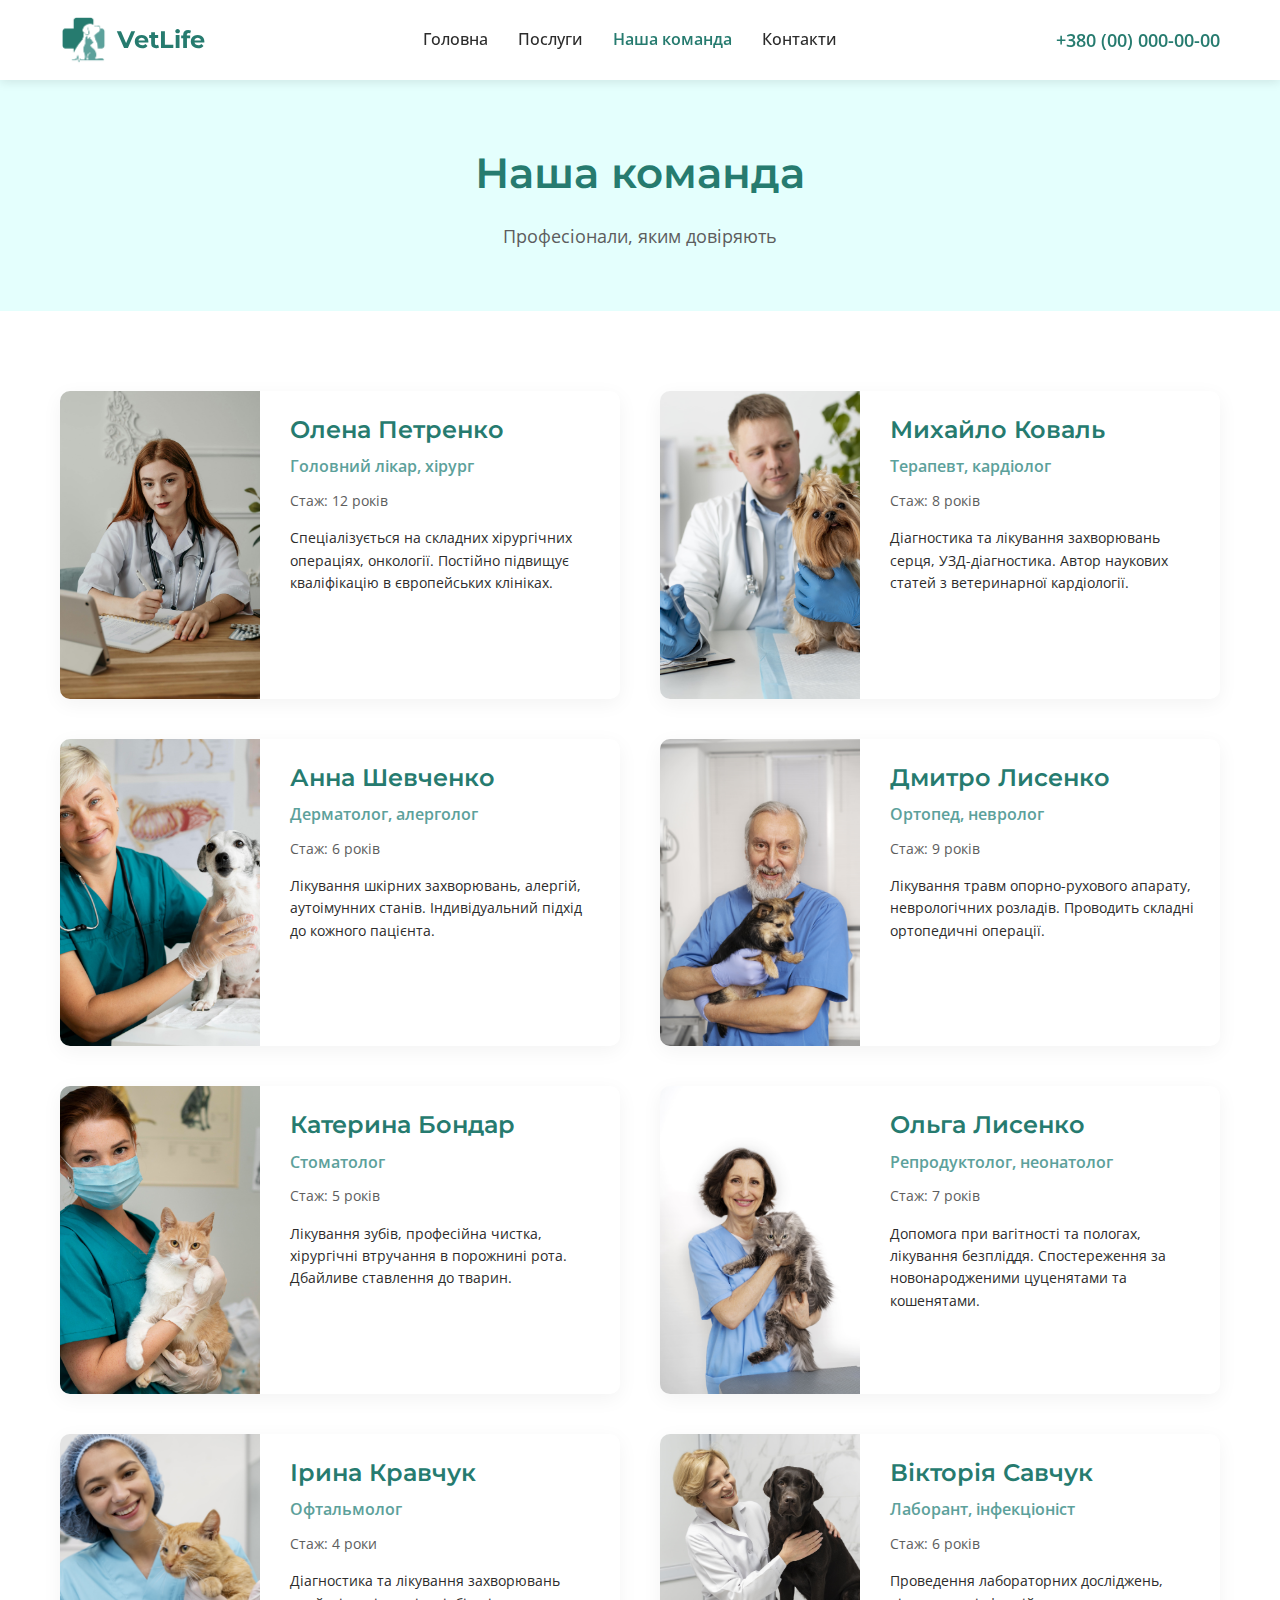
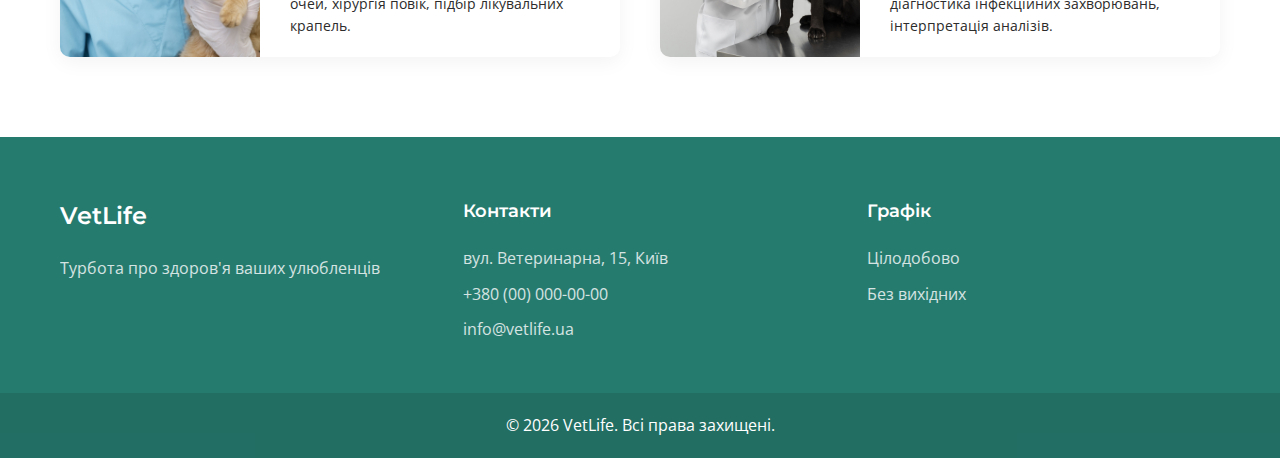
<file: team.html>
<!DOCTYPE html>
<html lang="uk">
<head>
    <meta charset="UTF-8">
    <meta name="viewport" content="width=device-width, initial-scale=1.0">
    <title>Наша команда - VetLife</title>
    <link rel="stylesheet" href="css/style.css">
    <link rel="preconnect" href="https://fonts.googleapis.com">
    <link rel="preconnect" href="https://fonts.gstatic.com" crossorigin>
    <link href="https://fonts.googleapis.com/css2?family=Montserrat:wght@300;600;700&family=Open+Sans:wght@400;600&display=swap" rel="stylesheet">
</head>
<body>
    <!-- ШАПКА (Header) -->
    <header class="header">
        <div class="container header-container">
            <div class="logo">
                <img src="images/logo.png" alt="VetLife логотип" class="logo-img">
                <span class="logo-text">VetLife</span>
            </div>
            
            <nav class="nav">
                <ul class="nav-list">
                    <li><a href="index.html" class="nav-link">Головна</a></li>
                    <li><a href="services.html" class="nav-link">Послуги</a></li>
                    <li><a href="team.html" class="nav-link active">Наша команда</a></li>
                    <li><a href="contacts.html" class="nav-link">Контакти</a></li>
                </ul>
            </nav>
            
            <div class="header-contacts">
                <a href="tel:+380000000000" class="header-phone">+380 (00) 000-00-00</a>
                <button class="mobile-menu-btn" id="mobileMenuBtn">☰</button>
            </div>
        </div>
    </header>

    <!-- ЗАГОЛОВОК СТОРІНКИ -->
    <section class="page-header">
        <div class="container">
            <h1 class="page-title">Наша команда</h1>
            <p class="page-description">Професіонали, яким довіряють</p>
        </div>
    </section>

    <!-- КОМАНДА (Team full) -->
    <section class="team-full">
        <div class="container">
            <div class="team-full-grid">
                
                <!-- Лікар 1 -->
                <div class="team-full-card">
                    <div class="team-photo-wrapper">
                        <img src="images/team/doctor1.jpg" alt="Олена Петренко" class="team-full-photo">
                    </div>
                    <div class="team-info">
                        <h3 class="team-name">Олена Петренко</h3>
                        <p class="team-position">Головний лікар, хірург</p>
                        <p class="team-experience">Стаж: 12 років</p>
                        <p class="team-description">Спеціалізується на складних хірургічних операціях, онкології. Постійно підвищує кваліфікацію в європейських клініках.</p>
                    </div>
                </div>

                <!-- Лікар 2 -->
                <div class="team-full-card">
                    <div class="team-photo-wrapper">
                        <img src="images/team/doctor2.jpg" alt="Михайло Коваль" class="team-full-photo">
                    </div>
                    <div class="team-info">
                        <h3 class="team-name">Михайло Коваль</h3>
                        <p class="team-position">Терапевт, кардіолог</p>
                        <p class="team-experience">Стаж: 8 років</p>
                        <p class="team-description">Діагностика та лікування захворювань серця, УЗД-діагностика. Автор наукових статей з ветеринарної кардіології.</p>
                    </div>
                </div>

                <!-- Лікар 3 -->
                <div class="team-full-card">
                    <div class="team-photo-wrapper">
                        <img src="images/team/doctor3.jpg" alt="Анна Шевченко" class="team-full-photo">
                    </div>
                    <div class="team-info">
                        <h3 class="team-name">Анна Шевченко</h3>
                        <p class="team-position">Дерматолог, алерголог</p>
                        <p class="team-experience">Стаж: 6 років</p>
                        <p class="team-description">Лікування шкірних захворювань, алергій, аутоімунних станів. Індивідуальний підхід до кожного пацієнта.</p>
                    </div>
                </div>

                <!-- Лікар 4 -->
                <div class="team-full-card">
                    <div class="team-photo-wrapper">
                        <img src="images/team/doctor4.jpg" alt="Дмитро Лисенко" class="team-full-photo">
                    </div>
                    <div class="team-info">
                        <h3 class="team-name">Дмитро Лисенко</h3>
                        <p class="team-position">Ортопед, невролог</p>
                        <p class="team-experience">Стаж: 9 років</p>
                        <p class="team-description">Лікування травм опорно-рухового апарату, неврологічних розладів. Проводить складні ортопедичні операції.</p>
                    </div>
                </div>

                <!-- Лікар 5 -->
                <div class="team-full-card">
                    <div class="team-photo-wrapper">
                        <img src="images/team/doctor5.jpg" alt="Катерина Бондар" class="team-full-photo">
                    </div>
                    <div class="team-info">
                        <h3 class="team-name">Катерина Бондар</h3>
                        <p class="team-position">Стоматолог</p>
                        <p class="team-experience">Стаж: 5 років</p>
                        <p class="team-description">Лікування зубів, професійна чистка, хірургічні втручання в порожнині рота. Дбайливе ставлення до тварин.</p>
                    </div>
                </div>

                <!-- Лікар 6 -->
                <div class="team-full-card">
                    <div class="team-photo-wrapper">
                        <img src="images/team/doctor6.jpg" alt="Андрій Мельник" class="team-full-photo">
                    </div>
                    <div class="team-info">
                        <h3 class="team-name">Ольга Лисенко</h3>
                        <p class="team-position">Репродуктолог, неонатолог</p>
                        <p class="team-experience">Стаж: 7 років</p>
                        <p class="team-description">Допомога при вагітності та пологах, лікування безпліддя. Спостереження за новонародженими цуценятами та кошенятами.</p>
                    </div>
                </div>

                <!-- Лікар 7 -->
                <div class="team-full-card">
                    <div class="team-photo-wrapper">
                        <img src="images/team/doctor7.jpg" alt="Ірина Кравчук" class="team-full-photo">
                    </div>
                    <div class="team-info">
                        <h3 class="team-name">Ірина Кравчук</h3>
                        <p class="team-position">Офтальмолог</p>
                        <p class="team-experience">Стаж: 4 роки</p>
                        <p class="team-description">Діагностика та лікування захворювань очей, хірургія повік, підбір лікувальних крапель.</p>
                    </div>
                </div>

                <!-- Лікар 8 -->
                <div class="team-full-card">
                    <div class="team-photo-wrapper">
                        <img src="images/team/doctor8.jpg" alt="Вікторія Савчук" class="team-full-photo">
                    </div>
                    <div class="team-info">
                        <h3 class="team-name">Вікторія Савчук</h3>
                        <p class="team-position">Лаборант, інфекціоніст</p>
                        <p class="team-experience">Стаж: 6 років</p>
                        <p class="team-description">Проведення лабораторних досліджень, діагностика інфекційних захворювань, інтерпретація аналізів.</p>
                    </div>
                </div>
            </div>
        </div>
    </section>

    <!-- ФУТЕР (Footer) -->
    <footer class="footer">
        <div class="container footer-container">
            <div class="footer-col">
                <h3>VetLife</h3>
                <p>Турбота про здоров'я ваших улюбленців</p>
            </div>
            <div class="footer-col">
                <h4>Контакти</h4>
                <p>вул. Ветеринарна, 15, Київ</p>
                <p>+380 (00) 000-00-00</p>
                <p>info@vetlife.ua</p>
            </div>
            <div class="footer-col">
                <h4>Графік</h4>
                <p>Цілодобово</p>
                <p>Без вихідних</p>
            </div>
        </div>
        <div class="footer-bottom">
            <div class="container">
                <p>© 2026 VetLife. Всі права захищені.</p>
            </div>
        </div>
    </footer>

    <script src="js/script.js"></script>
</body>
</html>
</file>
<file: css/style.css>
/* ========== CSS ЗМІННІ ========== */
:root {
    --primary-light: #E4FFFD;
    --primary-medium: #5CA19B;
    --primary-dark: #267B6F;
    --gray-dark: #2C2C2C;
    --gray-medium: #5D5D5D;
    --white: #FFFFFF;
    --bg-light: #F5F5F5;
}

/* ========== ЗАГАЛЬНІ СТИЛІ ========== */
* {
    margin: 0;
    padding: 0;
    box-sizing: border-box;
}

body {
    font-family: 'Open Sans', sans-serif;
    color: var(--gray-dark);
    line-height: 1.6;
    overflow-x: hidden;
}

.container {
    max-width: 1200px;
    margin: 0 auto;
    padding: 0 20px;
}

h1, h2, h3, h4 {
    font-family: 'Montserrat', sans-serif;
    font-weight: 600;
}

.section-title {
    font-size: 36px;
    text-align: center;
    margin-bottom: 50px;
    color: var(--primary-dark);
    position: relative;
    padding-bottom: 20px;
}

.section-title:after {
    content: '';
    position: absolute;
    bottom: 0;
    left: 50%;
    transform: translateX(-50%);
    width: 80px;
    height: 3px;
    background-color: var(--primary-medium);
}

.text-center {
    text-align: center;
}

/* ========== КНОПКИ ========== */
.btn {
    display: inline-block;
    padding: 12px 30px;
    border-radius: 5px;
    text-decoration: none;
    font-weight: 600;
    transition: all 0.3s ease;
    cursor: pointer;
    border: none;
    font-size: 16px;
}

.btn-primary {
    background-color: var(--primary-dark);
    color: var(--white);
}

.btn-primary:hover {
    background-color: var(--primary-medium);
    transform: translateY(-2px);
}

.btn-secondary {
    background-color: var(--primary-light);
    color: var(--primary-dark);
    border: 1px solid var(--primary-medium);
}

.btn-secondary:hover {
    background-color: var(--primary-medium);
    color: var(--white);
}

/* ========== ШАПКА (HEADER) ========== */
.header {
    background-color: var(--white);
    box-shadow: 0 2px 10px rgba(0,0,0,0.1);
    position: sticky;
    top: 0;
    z-index: 1000;
}

.header-container {
    display: flex;
    justify-content: space-between;
    align-items: center;
    padding: 15px 20px;
}

.logo {
    display: flex;
    align-items: center;
    gap: 10px;
}

.logo-img {
    height: 50px;
    width: auto;
}

.logo-text {
    font-family: 'Montserrat', sans-serif;
    font-weight: 700;
    font-size: 24px;
    color: var(--primary-dark);
}

.nav-list {
    display: flex;
    list-style: none;
    gap: 30px;
}

.nav-link {
    text-decoration: none;
    color: var(--gray-dark);
    font-weight: 500;
    transition: color 0.3s ease;
    font-size: 16px;
}

.nav-link:hover,
.nav-link.active {
    color: var(--primary-dark);
    font-weight: 600;
}

.header-contacts {
    display: flex;
    align-items: center;
    gap: 20px;
}

.header-phone {
    text-decoration: none;
    color: var(--primary-dark);
    font-weight: 600;
    font-size: 18px;
}

.mobile-menu-btn {
    display: none;
    background: none;
    border: none;
    font-size: 30px;
    color: var(--primary-dark);
    cursor: pointer;
}

/* ========== ГОЛОВНИЙ ЕКРАН (HERO) ========== */
.hero {
    background-color: var(--primary-light);
    padding: 80px 0;
}

.hero-container {
    display: grid;
    grid-template-columns: 1fr 1fr;
    gap: 50px;
    align-items: center;
}

.hero-content {
    animation: fadeInLeft 1s ease;
}

.hero-title {
    font-size: 48px;
    font-weight: 700;
    color: var(--primary-dark);
    margin-bottom: 20px;
    line-height: 1.2;
}

.hero-text {
    font-size: 18px;
    color: var(--gray-medium);
    margin-bottom: 30px;
}

.hero-image {
    animation: fadeInRight 1s ease;
}

.hero-img {
    width: 100%;
    max-height: 500px;
    object-fit: cover;
    border-radius: 10px;
    box-shadow: 0 10px 30px rgba(0,0,0,0.1);
}

/* ========== ПЕРЕВАГИ ========== */
.advantages {
    padding: 80px 0;
    background-color: var(--white);
}

.advantages-grid {
    display: grid;
    grid-template-columns: repeat(4, 1fr);
    gap: 30px;
}

.advantage-card {
    text-align: center;
    padding: 30px;
    border-radius: 10px;
    background-color: var(--white);
    box-shadow: 0 5px 20px rgba(0,0,0,0.05);
    transition: transform 0.3s ease;
}

.advantage-card:hover {
    transform: translateY(-5px);
}

.advantage-icon {
    width: 80px;
    height: 80px;
    margin: 0 auto 20px;
}

.advantage-icon img {
    width: 100%;
    height: 100%;
    object-fit: contain;
}

.advantage-card h3 {
    font-size: 20px;
    color: var(--primary-dark);
    margin-bottom: 10px;
}

.advantage-card p {
    color: var(--gray-medium);
    font-size: 14px;
}

/* ========== ПОСЛУГИ (Прев'ю) ========== */
.services-preview {
    padding: 80px 0;
    background-color: var(--bg-light);
}

.services-grid {
    display: grid;
    grid-template-columns: repeat(3, 1fr);
    gap: 30px;
    margin-bottom: 50px;
}

.service-item {
    text-align: center;
    padding: 30px;
    background-color: var(--white);
    border-radius: 10px;
    transition: all 0.3s ease;
    cursor: pointer;
}

.service-item:hover {
    box-shadow: 0 10px 30px rgba(0,0,0,0.1);
}

.service-icon {
    width: 60px;
    height: 60px;
    margin-bottom: 20px;
}

.service-item h3 {
    color: var(--gray-dark);
    font-size: 18px;
}

/* ========== ПРО НАС ========== */
.about {
    padding: 80px 0;
    background-color: var(--white);
}

.about-container {
    display: grid;
    grid-template-columns: 1fr 1fr;
    gap: 50px;
    align-items: center;
}

.about-image {
    border-radius: 10px;
    overflow: hidden;
}

.about-img {
    width: 100%;
    height: auto;
    border-radius: 10px;
}

.about-content p {
    margin-bottom: 20px;
    color: var(--gray-medium);
}

.about-stats {
    display: flex;
    gap: 40px;
    margin-top: 30px;
}

.stat {
    text-align: center;
}

.stat-number {
    display: block;
    font-family: 'Montserrat', sans-serif;
    font-weight: 700;
    font-size: 32px;
    color: var(--primary-dark);
}

.stat-text {
    color: var(--gray-medium);
    font-size: 14px;
}

/* ========== КОМАНДА (Прев'ю) ========== */
.team-preview {
    padding: 80px 0;
    background-color: var(--bg-light);
}

.team-grid {
    display: grid;
    grid-template-columns: repeat(3, 1fr);
    gap: 30px;
    margin-bottom: 50px;
}

.team-card {
    background-color: var(--white);
    border-radius: 10px;
    overflow: hidden;
    box-shadow: 0 5px 20px rgba(0,0,0,0.05);
    text-align: center;
    transition: transform 0.3s ease;
}

.team-card:hover {
    transform: translateY(-5px);
}

.team-photo {
    width: 100%;
    height: 300px;
    object-fit: cover;
}

.team-card h3 {
    font-size: 20px;
    margin: 20px 0 5px;
    color: var(--primary-dark);
}

.team-card p {
    color: var(--gray-medium);
    margin-bottom: 20px;
}

/* ========== ВІДГУКИ ========== */
.testimonials {
    padding: 80px 0;
    background-color: var(--white);
}

.testimonials-grid {
    display: grid;
    grid-template-columns: repeat(2, 1fr);
    gap: 30px;
}

.testimonial-card {
    background-color: var(--primary-light);
    padding: 30px;
    border-radius: 10px;
    position: relative;
}

.testimonial-text {
    font-style: italic;
    margin-bottom: 20px;
    color: var(--gray-dark);
}

.testimonial-author {
    border-top: 1px solid var(--primary-medium);
    padding-top: 15px;
}

.author-name {
    display: block;
    font-weight: 600;
    color: var(--primary-dark);
}

.author-pet {
    font-size: 14px;
    color: var(--gray-medium);
}

/* ========== СТОРІНКА ПОСЛУГ (Акордеони) ========== */
.page-header {
    background-color: var(--primary-light);
    padding: 60px 0;
    text-align: center;
}

.page-title {
    font-size: 42px;
    color: var(--primary-dark);
    margin-bottom: 15px;
}

.page-description {
    font-size: 18px;
    color: var(--gray-medium);
}

.services-full {
    padding: 80px 0;
}

.service-category {
    background-color: var(--white);
    border: 1px solid var(--primary-light);
    border-radius: 10px;
    margin-bottom: 20px;
    overflow: hidden;
}

.service-category-header {
    display: flex;
    align-items: center;
    gap: 15px;
    padding: 20px 25px;
    cursor: pointer;
    transition: background-color 0.3s ease;
}

.service-category-header:hover {
    background-color: var(--primary-light);
}

.category-icon {
    width: 40px;
    height: 40px;
}

.category-title {
    flex: 1;
    font-size: 24px;
    color: var(--primary-dark);
    margin: 0;
}

.accordion-icon {
    font-size: 20px;
    color: var(--primary-medium);
    transition: transform 0.3s ease;
}

.service-category.active .accordion-icon {
    transform: rotate(180deg);
}

.service-category-content {
    max-height: 0;
    overflow: hidden;
    transition: max-height 0.5s ease;
    background-color: var(--bg-light);
}

.service-category.active .service-category-content {
    max-height: 1000px;
}

.service-details {
    padding: 30px;
}

.service-item-detail {
    display: grid;
    grid-template-columns: 1fr auto auto;
    gap: 20px;
    align-items: center;
    padding: 15px 0;
    border-bottom: 1px solid var(--primary-light);
}

.service-item-detail:last-child {
    border-bottom: none;
}

.service-item-detail h3 {
    font-size: 18px;
    color: var(--primary-dark);
}

.service-item-detail p {
    color: var(--gray-medium);
    font-size: 14px;
}

.service-price {
    font-weight: 700;
    color: var(--primary-dark);
    font-size: 18px;
}

/* ========== СТОРІНКА КОМАНДИ ========== */
.team-full {
    padding: 80px 0;
}

.team-full-grid {
    display: grid;
    grid-template-columns: repeat(2, 1fr);
    gap: 40px;
}

.team-full-card {
    display: flex;
    gap: 30px;
    background-color: var(--white);
    border-radius: 10px;
    overflow: hidden;
    box-shadow: 0 5px 20px rgba(0,0,0,0.05);
}

.team-photo-wrapper {
    width: 200px;
    flex-shrink: 0;
}

.team-full-photo {
    width: 100%;
    height: 100%;
    object-fit: cover;
}

.team-info {
    padding: 20px 20px 20px 0;
}

.team-name {
    font-size: 24px;
    color: var(--primary-dark);
    margin-bottom: 5px;
}

.team-position {
    color: var(--primary-medium);
    font-weight: 600;
    margin-bottom: 10px;
}

.team-experience {
    color: var(--gray-medium);
    font-size: 14px;
    margin-bottom: 15px;
}

.team-description {
    color: var(--gray-dark);
    font-size: 14px;
    line-height: 1.6;
}

/* ========== СТОРІНКА КОНТАКТІВ ========== */
.contacts-section {
    padding: 80px 0;
}

.contacts-grid {
    display: grid;
    grid-template-columns: 1fr 1fr;
    gap: 50px;
}

.contact-details {
    margin-top: 30px;
}

.contact-item {
    margin-bottom: 30px;
}

.contact-item h3 {
    font-size: 20px;
    color: var(--primary-dark);
    margin-bottom: 10px;
}

.contact-item p {
    color: var(--gray-medium);
    margin-bottom: 5px;
}

.contact-item a {
    color: var(--primary-medium);
    text-decoration: none;
    transition: color 0.3s ease;
}

.contact-item a:hover {
    color: var(--primary-dark);
}

.social-links {
    display: flex;
    gap: 15px;
}

.social-link {
    padding: 8px 15px;
    background-color: var(--primary-light);
    border-radius: 5px;
    transition: all 0.3s ease;
}

.social-link:hover {
    background-color: var(--primary-medium);
    color: var(--white);
}

.contact-form-wrapper {
    background-color: var(--primary-light);
    padding: 40px;
    border-radius: 10px;
}

.contact-form {
    margin-top: 30px;
}

.form-group {
    margin-bottom: 20px;
}

.form-group label {
    display: block;
    margin-bottom: 5px;
    color: var(--gray-dark);
    font-weight: 600;
}

.form-control {
    width: 100%;
    padding: 12px;
    border: 1px solid var(--primary-medium);
    border-radius: 5px;
    font-family: 'Open Sans', sans-serif;
    font-size: 16px;
}

.form-control:focus {
    outline: none;
    border-color: var(--primary-dark);
}

.map-section {
    padding-bottom: 80px;
}

.map-container {
    margin-top: 40px;
    border-radius: 10px;
    overflow: hidden;
    box-shadow: 0 5px 20px rgba(0,0,0,0.1);
}

/* ========== ФУТЕР ========== */
.footer {
    background-color: var(--primary-dark);
    color: var(--white);
    padding-top: 60px;
}

.footer-container {
    display: grid;
    grid-template-columns: repeat(3, 1fr);
    gap: 50px;
    padding-bottom: 40px;
}

.footer-col h3 {
    font-size: 24px;
    margin-bottom: 20px;
}

.footer-col h4 {
    font-size: 18px;
    margin-bottom: 20px;
}

.footer-col p {
    margin-bottom: 10px;
    opacity: 0.8;
}

.footer-bottom {
    background-color: rgba(0,0,0,0.1);
    padding: 20px 0;
    text-align: center;
}

/* ========== АНІМАЦІЇ ========== */
@keyframes fadeInLeft {
    from {
        opacity: 0;
        transform: translateX(-30px);
    }
    to {
        opacity: 1;
        transform: translateX(0);
    }
}

@keyframes fadeInRight {
    from {
        opacity: 0;
        transform: translateX(30px);
    }
    to {
        opacity: 1;
        transform: translateX(0);
    }
}

/* ========== АДАПТАЦІЯ ДЛЯ МОБІЛЬНИХ (Media Queries) ========== */
@media (max-width: 992px) {
    .advantages-grid,
    .services-grid,
    .team-grid {
        grid-template-columns: repeat(2, 1fr);
    }

    .about-container,
    .hero-container,
    .team-full-card {
        grid-template-columns: 1fr;
    }

    .team-full-card {
        flex-direction: column;
    }

    .team-photo-wrapper {
        width: 100%;
        height: 300px;
    }

    .team-info {
        padding: 20px;
    }
}

@media (max-width: 768px) {
    .nav {
        display: none;
    }

    .nav.active {
        display: block;
        position: absolute;
        top: 80px;
        left: 0;
        width: 100%;
        background-color: var(--white);
        padding: 20px;
        box-shadow: 0 2px 10px rgba(0,0,0,0.1);
    }

    .nav-list {
        flex-direction: column;
        gap: 15px;
    }

    .mobile-menu-btn {
        display: block;
    }

    .hero-title {
        font-size: 32px;
    }

    .section-title {
        font-size: 28px;
    }

    .advantages-grid,
    .services-grid,
    .team-grid,
    .testimonials-grid,
    .contacts-grid,
    .footer-container,
    .team-full-grid {
        grid-template-columns: 1fr;
    }

    .service-item-detail {
        grid-template-columns: 1fr;
        gap: 10px;
    }

    .service-price {
        text-align: left;
    }
}

@media (max-width: 480px) {
    .hero-title {
        font-size: 28px;
    }

    .btn {
        padding: 10px 20px;
        font-size: 14px;
    }

    .stat-number {
        font-size: 24px;
    }
}
/* ========== КОЛІР ІКОНОК ========== */
.service-icon,
.category-icon,
.advantage-icon img {
    color: #267B6F;

}
</file>
